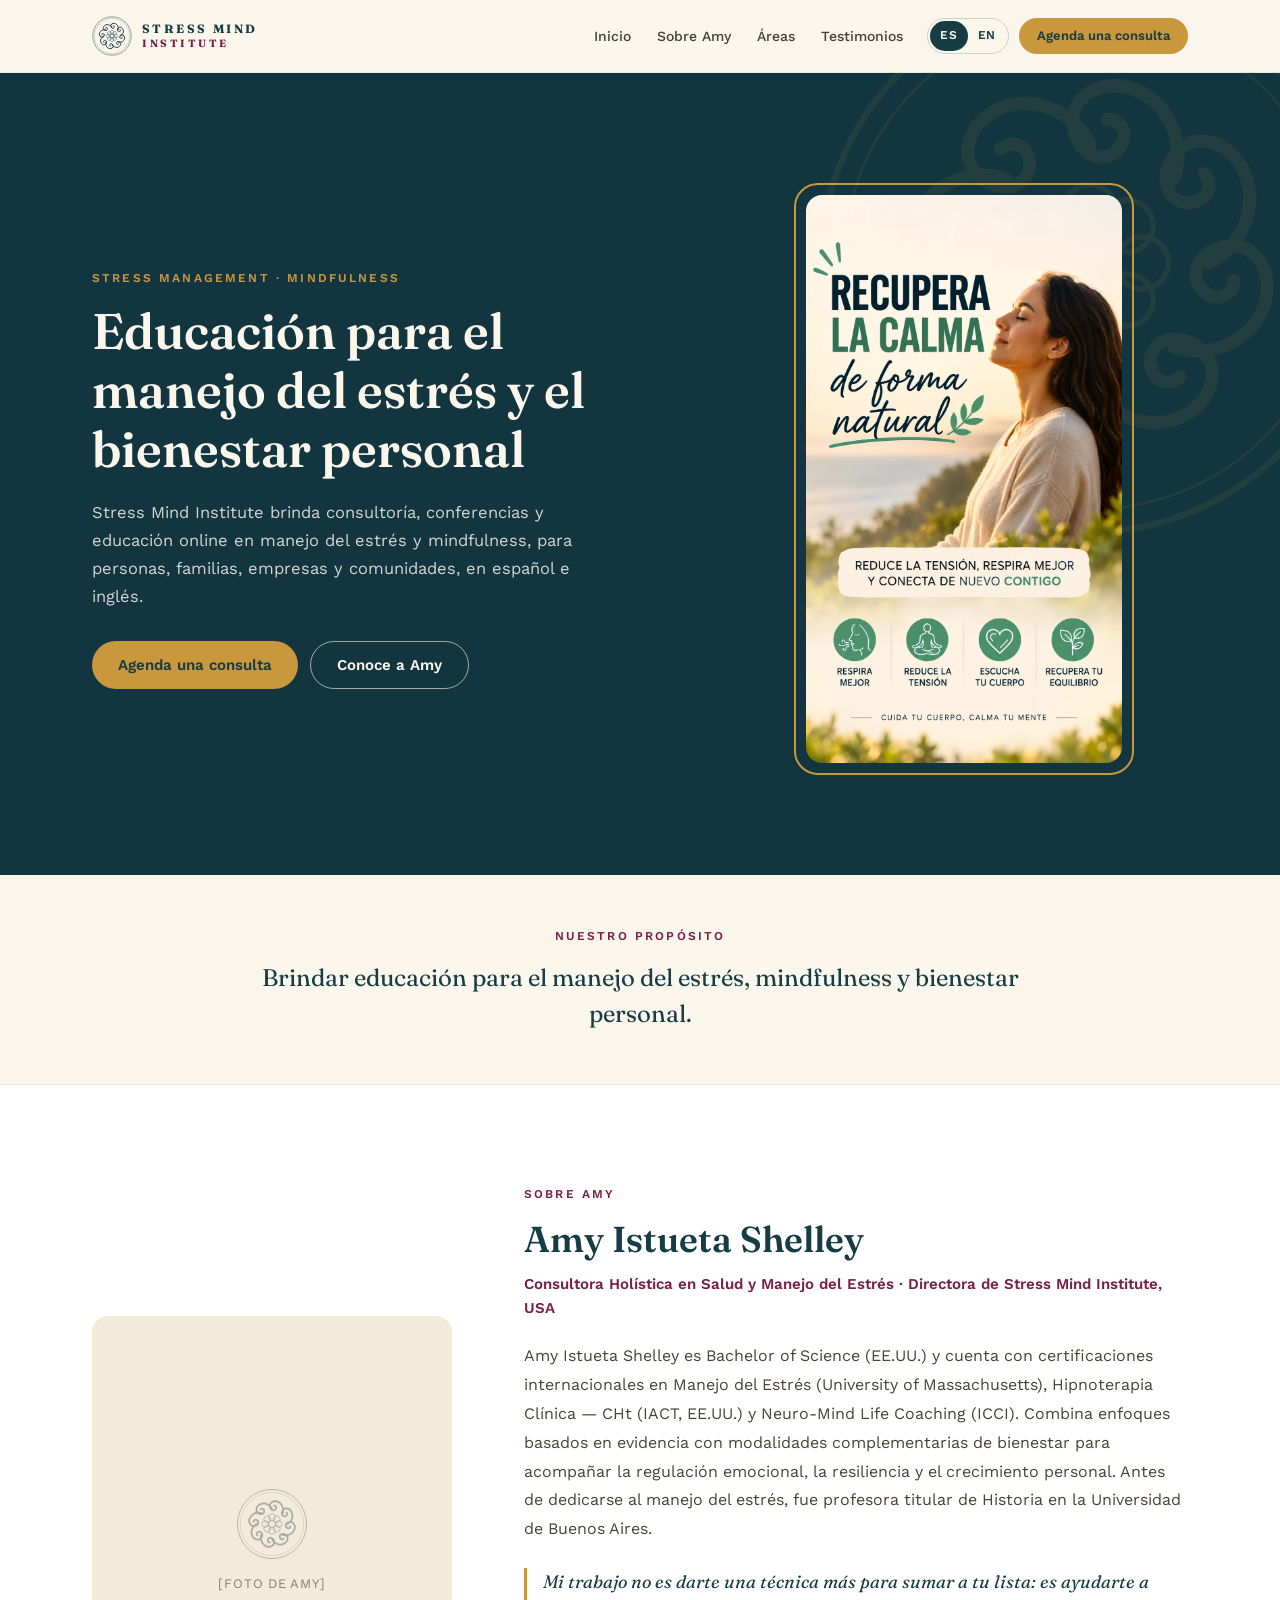
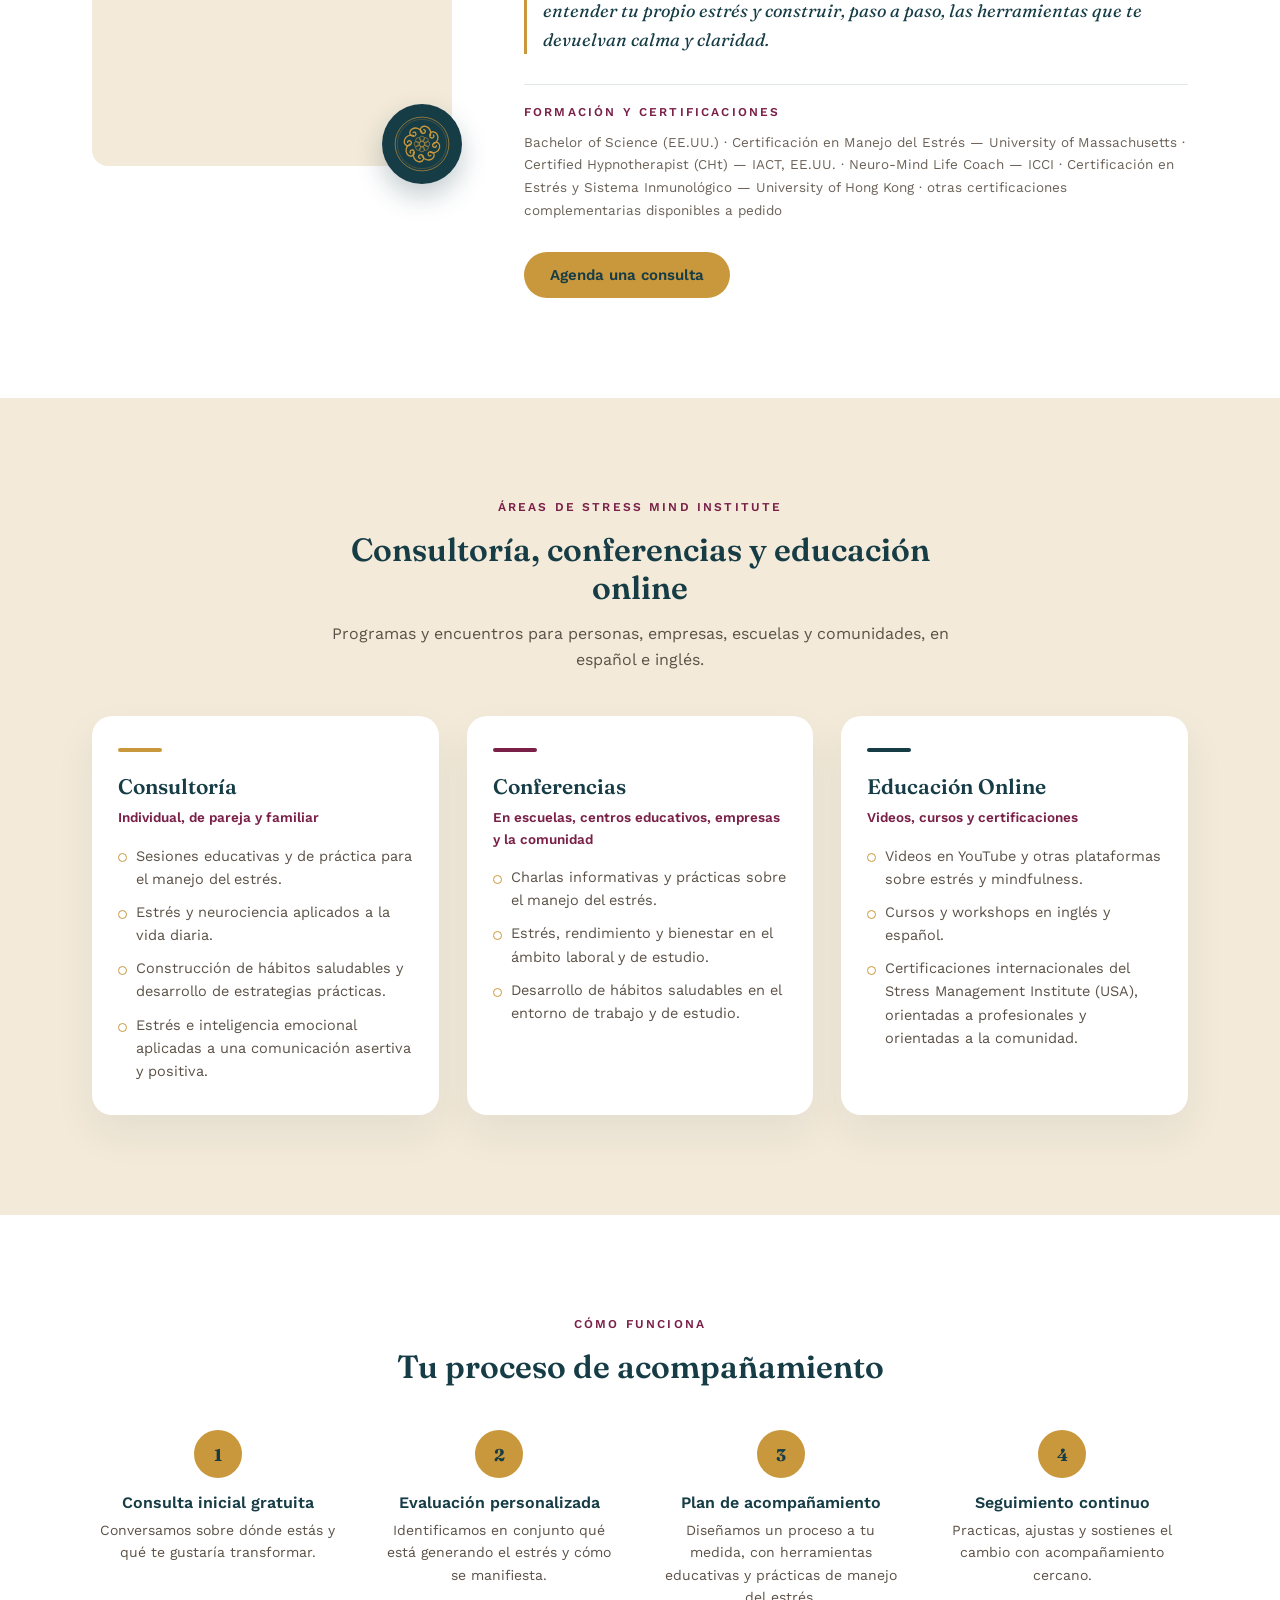
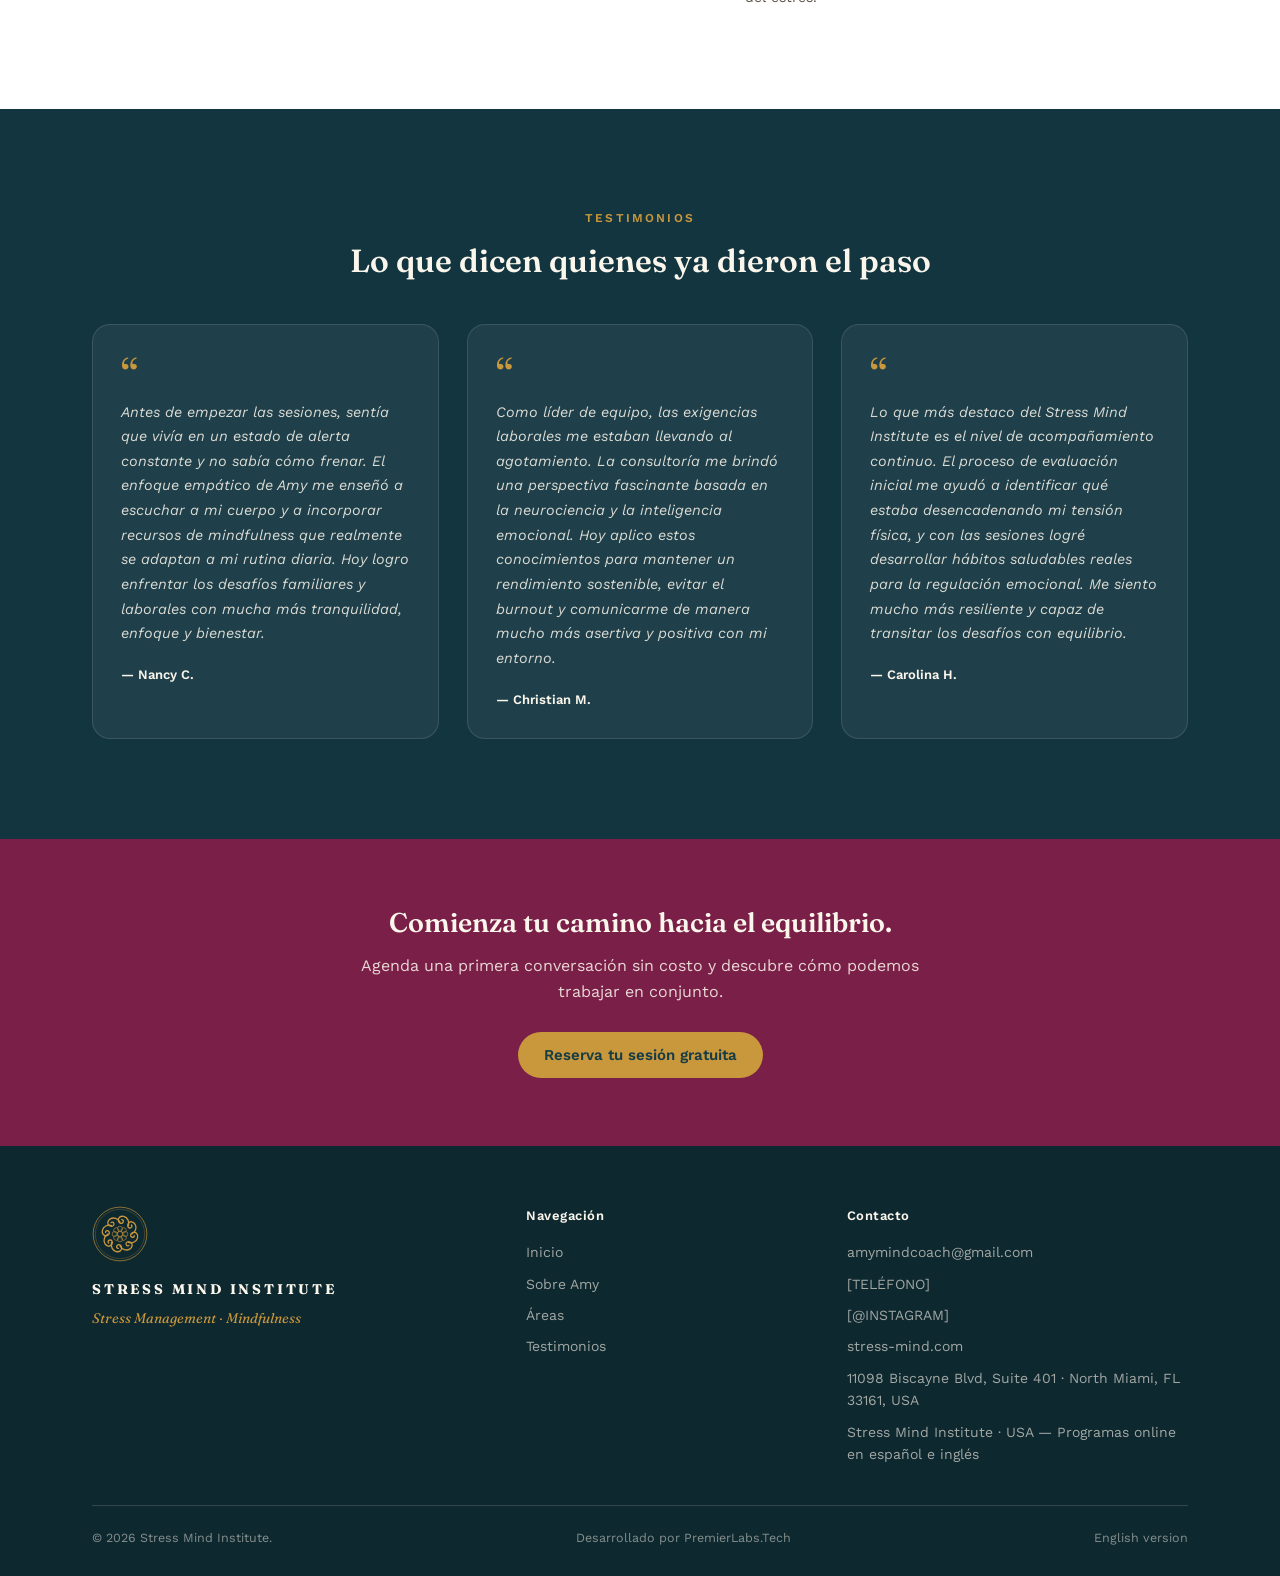
<file: stress-management-institute/index.html>
<!doctype html>
<html lang="es">
<head>
<meta charset="utf-8">
<meta name="viewport" content="width=device-width, initial-scale=1">
<title>Stress Mind Institute</title>
<meta http-equiv="refresh" content="0; url=es/">
<link rel="canonical" href="es/">
<link rel="alternate" hreflang="es" href="es/">
<link rel="alternate" hreflang="en" href="en/">
<script>location.replace('es/' + location.hash);</script>
<style>body{margin:0;min-height:100vh;display:flex;align-items:center;justify-content:center;background:#FBF6EC;color:#163C46;font-family:Georgia,serif}a{color:#7A2048;margin:0 8px}</style>
</head>
<body>
<p>Stress Mind Institute — <a href="es/">Español</a> · <a href="en/">English</a></p>
</body>
</html>
</file>
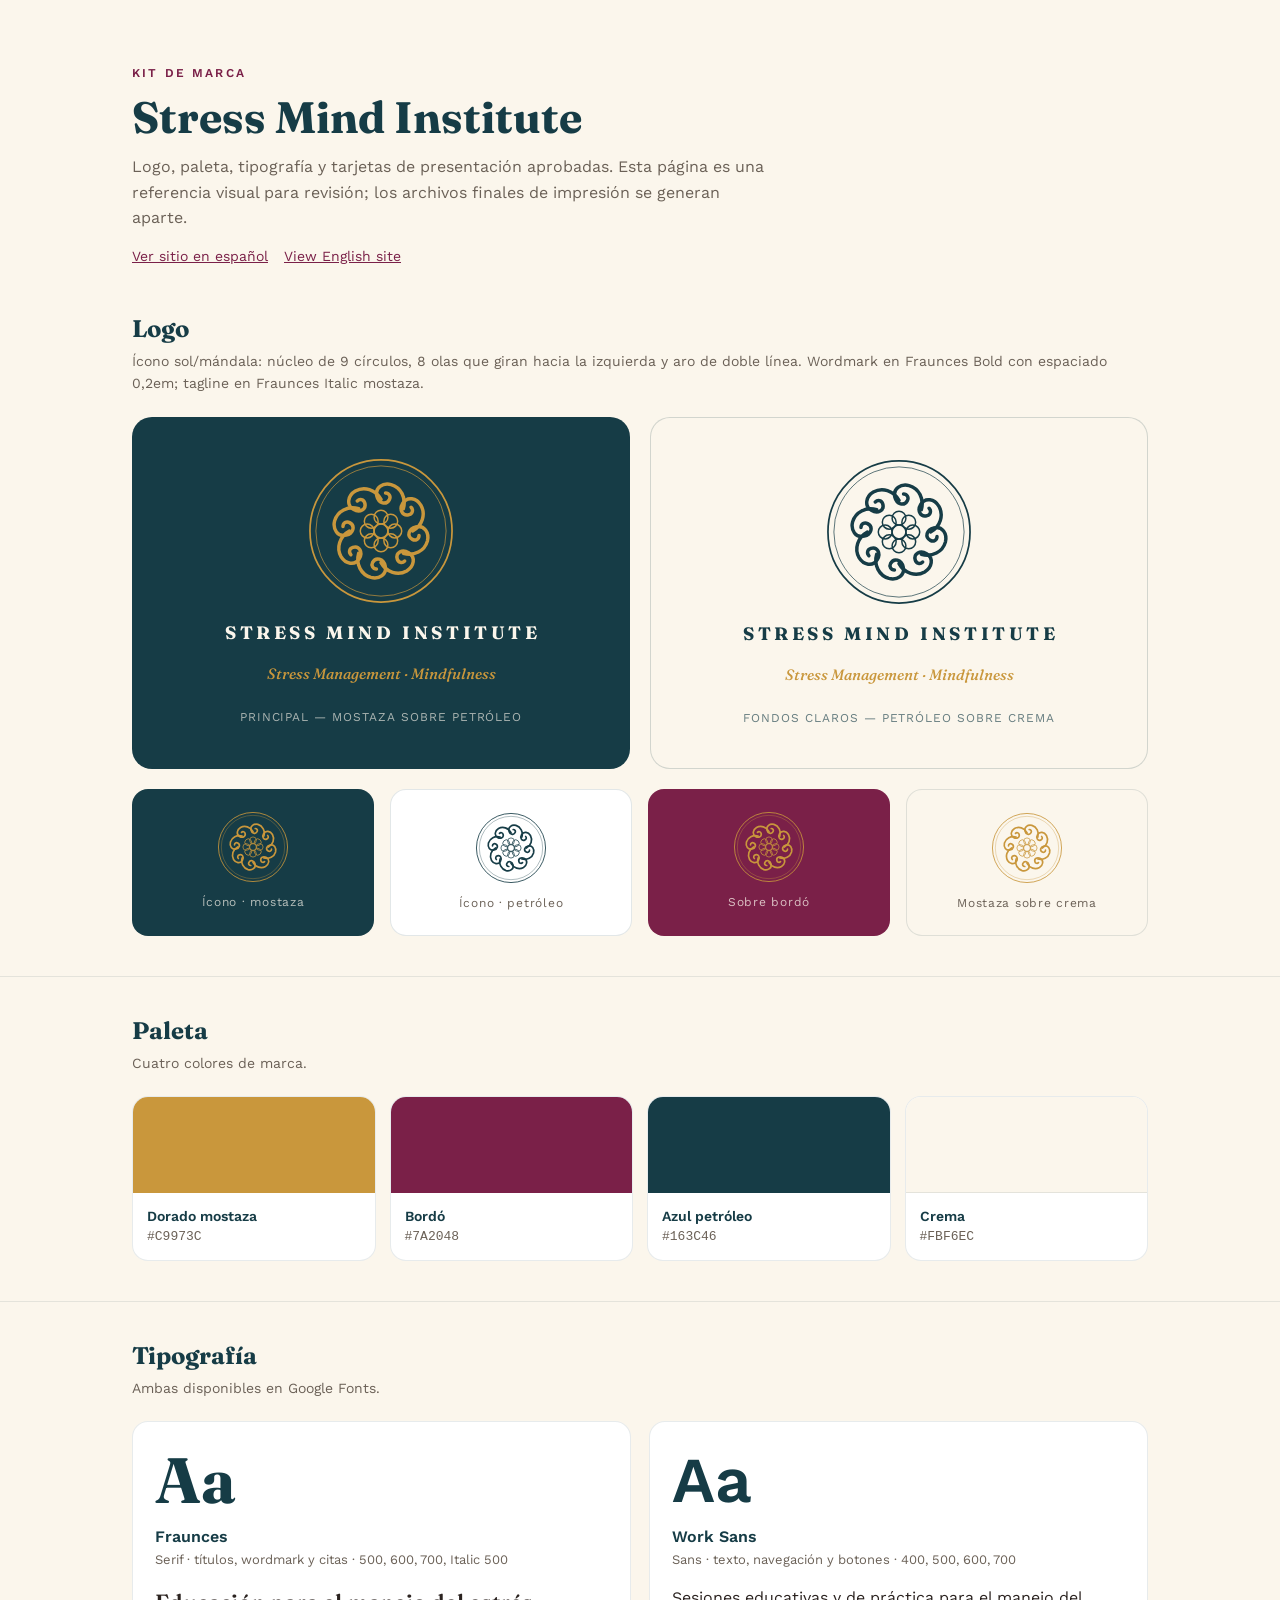
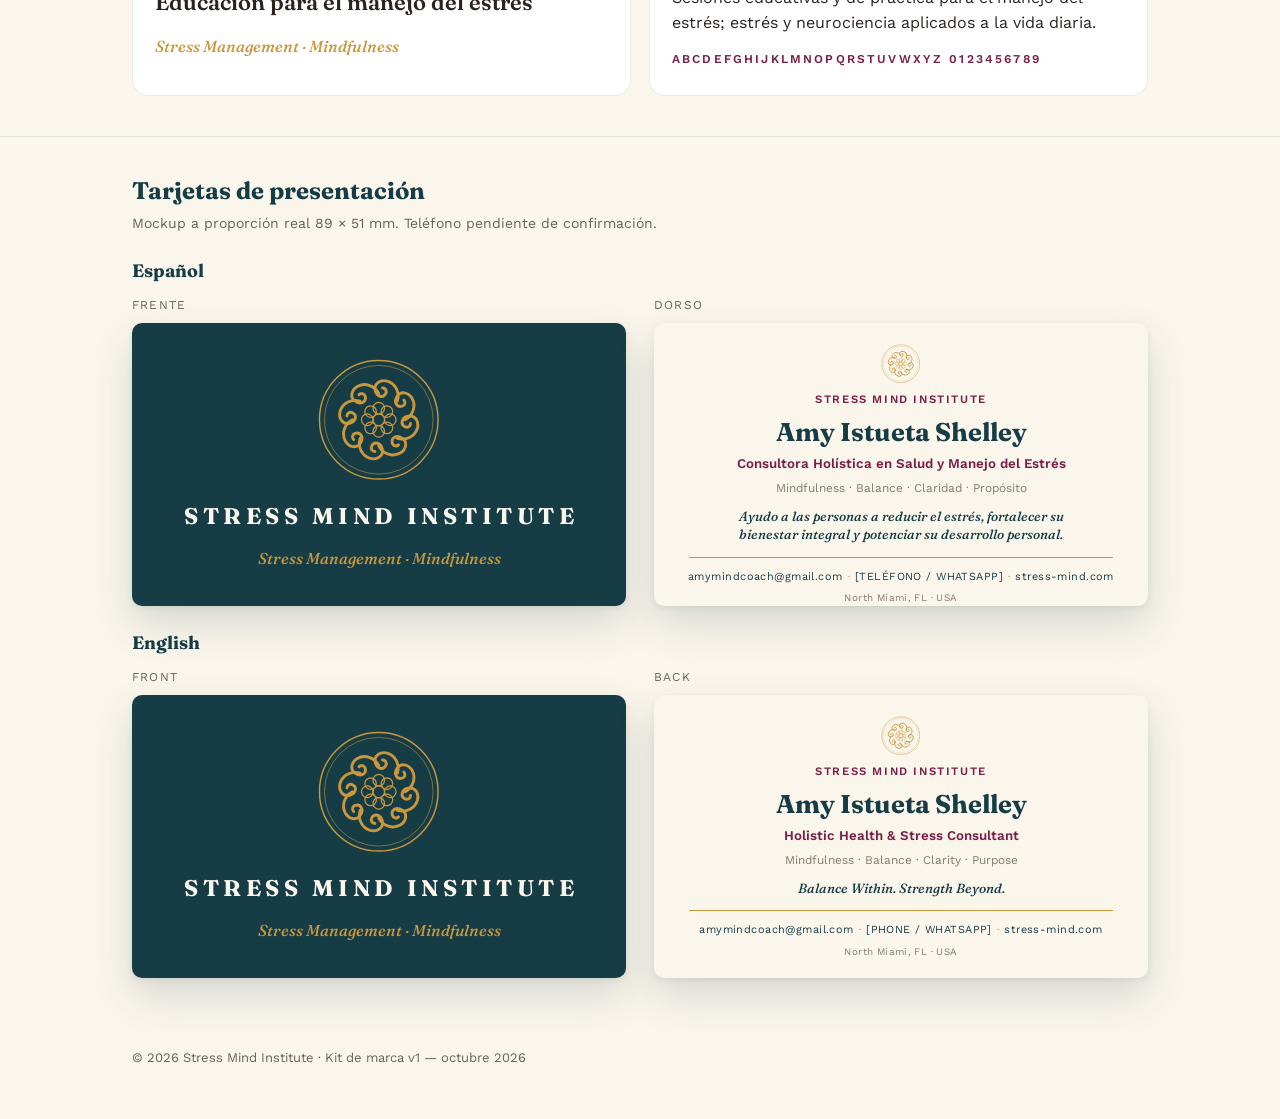
<file: stress-management-institute/brand/index.html>
<!doctype html>
<html lang="es">
<head>
<meta charset="utf-8">
<meta name="viewport" content="width=device-width, initial-scale=1">
<title>Kit de marca — Stress Mind Institute</title>
<meta name="robots" content="noindex">
<link rel="preconnect" href="https://fonts.googleapis.com">
<link rel="preconnect" href="https://fonts.gstatic.com" crossorigin>
<link href="https://fonts.googleapis.com/css2?family=Fraunces:ital,wght@0,500;0,600;0,700;1,500&family=Work+Sans:wght@400;500;600;700&display=swap" rel="stylesheet">
<style>
:root{--mostaza:#C9973C;--bordo:#7A2048;--petroleo:#163C46;--crema:#FBF6EC;--ink:#2B2320;--muted:#6b6157;--serif:'Fraunces',Georgia,serif;--sans:'Work Sans',system-ui,sans-serif}
*{box-sizing:border-box}
body{margin:0;background:var(--crema);color:var(--ink);font-family:var(--sans);line-height:1.6;overflow-x:hidden;-webkit-font-smoothing:antialiased}
h1,h2,h3{font-family:var(--serif);margin:0;line-height:1.2;color:var(--petroleo)}
p{margin:0}
a{color:var(--bordo)}
svg{display:block}
.wrap{max-width:1080px;margin:0 auto;padding:0 16px}
header.top{padding:40px 0 8px}
.eyebrow{font-size:12px;letter-spacing:.18em;font-weight:600;color:var(--bordo);text-transform:uppercase;margin-bottom:8px}
header.top h1{font-size:34px;font-weight:700}
header.top p{color:var(--muted);margin-top:10px;max-width:640px}
.links{margin-top:14px;font-size:14px;display:flex;gap:16px;flex-wrap:wrap}
section{padding:40px 0;border-bottom:1px solid rgba(22,60,70,.1)}
section:last-of-type{border-bottom:0}
section > .wrap > h2{font-size:24px;margin-bottom:6px}
.note{font-size:14px;color:var(--muted);margin-bottom:22px}

/* Logo */
.lockups{display:grid;gap:20px}
.lockup{border-radius:20px;padding:40px 20px;display:flex;flex-direction:column;align-items:center;text-align:center;gap:14px}
.lockup .icon{width:148px;height:148px}
.lockup .word{font-family:var(--serif);font-weight:700;letter-spacing:.2em;font-size:18px;text-transform:uppercase;margin-right:-.2em}
.lockup .tag{font-family:var(--serif);font-style:italic;font-weight:500;color:var(--mostaza);font-size:15px}
.lockup .cap{font-size:12px;letter-spacing:.08em;opacity:.65;margin-top:8px}
.lk-dark{background:var(--petroleo);color:var(--crema)}
.lk-dark .icon{color:var(--mostaza)}
.lk-light{background:var(--crema);border:1px solid rgba(22,60,70,.18);color:var(--petroleo)}
.lk-light .icon{color:var(--petroleo)}
.icons{display:grid;grid-template-columns:repeat(2,minmax(0,1fr));gap:16px;margin-top:20px}
.icons > div{border-radius:16px;padding:22px;display:flex;flex-direction:column;align-items:center;gap:10px;font-size:12px;letter-spacing:.06em}
.icons svg{width:72px;height:72px}

/* Paleta */
.palette{display:grid;grid-template-columns:repeat(2,minmax(0,1fr));gap:14px}
.sw{background:#fff;border-radius:16px;overflow:hidden;border:1px solid rgba(22,60,70,.1)}
.sw .chip{height:96px}
.sw .meta{padding:12px 14px}
.sw .name{font-weight:600;color:var(--petroleo);font-size:14px}
.sw .hex{font-family:ui-monospace,Consolas,monospace;font-size:13px;color:var(--muted)}

/* Tipografía */
.type{display:grid;gap:18px}
.spec{background:#fff;border-radius:16px;padding:26px 22px;border:1px solid rgba(22,60,70,.1)}
.spec .big{font-size:64px;line-height:1;color:var(--petroleo)}
.spec .fam{font-weight:600;color:var(--petroleo);margin-top:12px}
.spec .use{font-size:13px;color:var(--muted)}
.spec .sample{margin-top:14px;color:var(--ink);overflow-wrap:anywhere}

/* Tarjetas 89 x 51 mm */
.cards-lang{margin-top:8px}
.cards-lang h3{font-size:18px;margin:26px 0 14px}
.cards{display:grid;gap:18px}
.face-label{font-size:12px;letter-spacing:.1em;text-transform:uppercase;color:var(--muted);margin-bottom:8px}
.bcard{aspect-ratio:89/51;width:100%;border-radius:10px;container-type:inline-size;box-shadow:0 18px 40px rgba(22,60,70,.16),0 2px 6px rgba(22,60,70,.08);overflow:hidden;position:relative}
.bcard-in{position:absolute;inset:0;display:flex;flex-direction:column;align-items:center;text-align:center}
.front{background:var(--petroleo)}
.front .bcard-in{justify-content:center;gap:2.2cqw}
.front .icon{width:25cqw;height:25cqw;color:var(--mostaza)}
.front .word{font-family:var(--serif);font-weight:700;color:var(--crema);font-size:4.6cqw;letter-spacing:.2em;margin-right:-.2em;margin-top:1.2cqw;white-space:nowrap}
.front .tag{font-family:var(--serif);font-style:italic;font-weight:500;color:var(--mostaza);font-size:3.2cqw}
.back{background:var(--crema)}
.back .bcard-in{padding:4.2cqw 7cqw 3.8cqw;justify-content:flex-start}
.back .icon{width:8cqw;height:8cqw;color:var(--mostaza);flex-shrink:0}
.back .org{font-family:var(--sans);font-weight:600;color:var(--bordo);font-size:2.3cqw;letter-spacing:.14em;margin-top:1.4cqw}
.back .name{font-family:var(--serif);font-weight:700;color:var(--petroleo);font-size:5.2cqw;line-height:1.1;margin-top:2cqw}
.back .name .ph{background:rgba(201,151,60,.2);border-radius:.6cqw;padding:0 .6cqw}
.back .role{font-weight:600;color:var(--bordo);font-size:2.7cqw;margin-top:1.4cqw}
.back .tagline{color:#857a6e;font-size:2.4cqw;margin-top:.8cqw}
.back .quote{font-family:var(--serif);font-style:italic;font-weight:500;color:var(--petroleo);font-size:2.7cqw;line-height:1.4;margin:1.8cqw 0 2.6cqw;max-width:78cqw}
.back .rule{width:100%;height:.35cqw;min-height:1px;background:var(--mostaza);border-radius:1cqw;margin-top:auto}
.back .contact{color:var(--petroleo);font-size:2.2cqw;letter-spacing:.04em;margin-top:2cqw;white-space:nowrap}
.back .contact span{margin:0 1cqw;color:var(--mostaza)}
.back .location{color:#857a6e;font-size:2cqw;letter-spacing:.04em;margin-top:1cqw}

footer{padding:30px 0 50px;font-size:13px;color:var(--muted)}

@media (min-width:720px){
  .wrap{padding:0 32px}
  header.top{padding-top:64px}
  header.top h1{font-size:44px}
  .lockups{grid-template-columns:1fr 1fr}
  .icons{grid-template-columns:repeat(4,minmax(0,1fr))}
  .palette{grid-template-columns:repeat(4,minmax(0,1fr))}
  .type{grid-template-columns:1fr 1fr}
  .cards{grid-template-columns:1fr 1fr;gap:28px}
}
</style>
</head>
<body>
<svg width="0" height="0" style="position:absolute" aria-hidden="true">
  <defs>
    <path id="ray" d="M150,86 C139,66 116,59 98,69 C83,78 79,97 94,106 C107,114 121,106 117,93 C115,86 107,84 102,89" fill="none" stroke-linecap="round" stroke-linejoin="round"/>
    <circle id="core" cx="150" cy="122" r="14"/>
    <symbol id="smi-logo" viewBox="0 0 300 300">
      <g stroke="currentColor">
        <circle cx="150" cy="150" r="144" fill="none" stroke-width="3.5"/>
        <circle cx="150" cy="150" r="132" fill="none" stroke-width="1.4"/>
        <g fill="none" stroke-width="7">
          <use href="#ray" transform="rotate(0 150 150)"/>
          <use href="#ray" transform="rotate(45 150 150)"/>
          <use href="#ray" transform="rotate(90 150 150)"/>
          <use href="#ray" transform="rotate(135 150 150)"/>
          <use href="#ray" transform="rotate(180 150 150)"/>
          <use href="#ray" transform="rotate(225 150 150)"/>
          <use href="#ray" transform="rotate(270 150 150)"/>
          <use href="#ray" transform="rotate(315 150 150)"/>
        </g>
        <g fill="none" stroke-width="3">
          <circle cx="150" cy="150" r="14"/>
          <use href="#core" transform="rotate(0 150 150)"/>
          <use href="#core" transform="rotate(45 150 150)"/>
          <use href="#core" transform="rotate(90 150 150)"/>
          <use href="#core" transform="rotate(135 150 150)"/>
          <use href="#core" transform="rotate(180 150 150)"/>
          <use href="#core" transform="rotate(225 150 150)"/>
          <use href="#core" transform="rotate(270 150 150)"/>
          <use href="#core" transform="rotate(315 150 150)"/>
        </g>
      </g>
    </symbol>
  </defs>
</svg>

<header class="top">
  <div class="wrap">
    <div class="eyebrow">Kit de marca</div>
    <h1>Stress Mind Institute</h1>
    <p>Logo, paleta, tipografía y tarjetas de presentación aprobadas. Esta página es una referencia visual para revisión; los archivos finales de impresión se generan aparte.</p>
    <div class="links"><a href="../es/">Ver sitio en español</a><a href="../en/">View English site</a></div>
  </div>
</header>

<main>
  <section>
    <div class="wrap">
      <h2>Logo</h2>
      <p class="note">Ícono sol/mándala: núcleo de 9 círculos, 8 olas que giran hacia la izquierda y aro de doble línea. Wordmark en Fraunces Bold con espaciado 0,2em; tagline en Fraunces Italic mostaza.</p>
      <div class="lockups">
        <div class="lockup lk-dark">
          <svg class="icon" viewBox="0 0 300 300" role="img" aria-label="Logo Stress Mind Institute, mostaza sobre petróleo"><use href="#smi-logo"/></svg>
          <div class="word">Stress Mind Institute</div>
          <div class="tag">Stress Management · Mindfulness</div>
          <div class="cap">PRINCIPAL — MOSTAZA SOBRE PETRÓLEO</div>
        </div>
        <div class="lockup lk-light">
          <svg class="icon" viewBox="0 0 300 300" role="img" aria-label="Logo Stress Mind Institute, petróleo sobre crema"><use href="#smi-logo"/></svg>
          <div class="word">Stress Mind Institute</div>
          <div class="tag">Stress Management · Mindfulness</div>
          <div class="cap">FONDOS CLAROS — PETRÓLEO SOBRE CREMA</div>
        </div>
      </div>
      <div class="icons">
        <div style="background:var(--petroleo);color:rgba(251,246,236,.7)"><svg viewBox="0 0 300 300" style="color:var(--mostaza)" aria-hidden="true"><use href="#smi-logo"/></svg>Ícono · mostaza</div>
        <div style="background:#fff;border:1px solid rgba(22,60,70,.12);color:var(--muted)"><svg viewBox="0 0 300 300" style="color:var(--petroleo)" aria-hidden="true"><use href="#smi-logo"/></svg>Ícono · petróleo</div>
        <div style="background:var(--bordo);color:rgba(251,246,236,.75)"><svg viewBox="0 0 300 300" style="color:var(--mostaza)" aria-hidden="true"><use href="#smi-logo"/></svg>Sobre bordó</div>
        <div style="background:var(--crema);border:1px solid rgba(22,60,70,.12);color:var(--muted)"><svg viewBox="0 0 300 300" style="color:var(--mostaza)" aria-hidden="true"><use href="#smi-logo"/></svg>Mostaza sobre crema</div>
      </div>
    </div>
  </section>

  <section>
    <div class="wrap">
      <h2>Paleta</h2>
      <p class="note">Cuatro colores de marca.</p>
      <div class="palette">
        <div class="sw"><div class="chip" style="background:#C9973C"></div><div class="meta"><div class="name">Dorado mostaza</div><div class="hex">#C9973C</div></div></div>
        <div class="sw"><div class="chip" style="background:#7A2048"></div><div class="meta"><div class="name">Bordó</div><div class="hex">#7A2048</div></div></div>
        <div class="sw"><div class="chip" style="background:#163C46"></div><div class="meta"><div class="name">Azul petróleo</div><div class="hex">#163C46</div></div></div>
        <div class="sw"><div class="chip" style="background:#FBF6EC;border-bottom:1px solid rgba(22,60,70,.1)"></div><div class="meta"><div class="name">Crema</div><div class="hex">#FBF6EC</div></div></div>
      </div>
    </div>
  </section>

  <section>
    <div class="wrap">
      <h2>Tipografía</h2>
      <p class="note">Ambas disponibles en Google Fonts.</p>
      <div class="type">
        <div class="spec">
          <div class="big" style="font-family:var(--serif);font-weight:700">Aa</div>
          <div class="fam">Fraunces</div>
          <div class="use">Serif · títulos, wordmark y citas · 500, 600, 700, Italic 500</div>
          <div class="sample" style="font-family:var(--serif);font-size:22px;font-weight:600">Educación para el manejo del estrés</div>
          <div class="sample" style="font-family:var(--serif);font-style:italic;font-weight:500;color:var(--mostaza)">Stress Management · Mindfulness</div>
        </div>
        <div class="spec">
          <div class="big" style="font-family:var(--sans);font-weight:600">Aa</div>
          <div class="fam">Work Sans</div>
          <div class="use">Sans · texto, navegación y botones · 400, 500, 600, 700</div>
          <div class="sample" style="font-family:var(--sans)">Sesiones educativas y de práctica para el manejo del estrés; estrés y neurociencia aplicados a la vida diaria.</div>
          <div class="sample" style="font-family:var(--sans);font-size:12px;letter-spacing:.18em;font-weight:600;color:var(--bordo)">ABCDEFGHIJKLMNOPQRSTUVWXYZ 0123456789</div>
        </div>
      </div>
    </div>
  </section>

  <section>
    <div class="wrap">
      <h2>Tarjetas de presentación</h2>
      <p class="note">Mockup a proporción real 89 × 51 mm. Teléfono pendiente de confirmación.</p>

      <div class="cards-lang">
        <h3>Español</h3>
        <div class="cards">
          <div>
            <div class="face-label">Frente</div>
            <div class="bcard front"><div class="bcard-in">
              <svg class="icon" viewBox="0 0 300 300" aria-hidden="true"><use href="#smi-logo"/></svg>
              <div class="word">STRESS MIND INSTITUTE</div>
              <div class="tag">Stress Management · Mindfulness</div>
            </div></div>
          </div>
          <div>
            <div class="face-label">Dorso</div>
            <div class="bcard back"><div class="bcard-in">
              <svg class="icon" viewBox="0 0 300 300" aria-hidden="true"><use href="#smi-logo"/></svg>
              <div class="org">STRESS MIND INSTITUTE</div>
              <div class="name">Amy Istueta Shelley</div>
              <div class="role">Consultora Holística en Salud y Manejo del Estrés</div>
              <div class="tagline">Mindfulness · Balance · Claridad · Propósito</div>
              <div class="quote">Ayudo a las personas a reducir el estrés, fortalecer su bienestar integral y potenciar su desarrollo personal.</div>
              <div class="rule"></div>
              <div class="contact">amymindcoach@gmail.com<span>·</span>[TELÉFONO / WHATSAPP]<span>·</span>stress-mind.com</div>
              <div class="location">North Miami, FL · USA</div>
            </div></div>
          </div>
        </div>
      </div>

      <div class="cards-lang">
        <h3>English</h3>
        <div class="cards">
          <div>
            <div class="face-label">Front</div>
            <div class="bcard front"><div class="bcard-in">
              <svg class="icon" viewBox="0 0 300 300" aria-hidden="true"><use href="#smi-logo"/></svg>
              <div class="word">STRESS MIND INSTITUTE</div>
              <div class="tag">Stress Management · Mindfulness</div>
            </div></div>
          </div>
          <div>
            <div class="face-label">Back</div>
            <div class="bcard back" lang="en"><div class="bcard-in">
              <svg class="icon" viewBox="0 0 300 300" aria-hidden="true"><use href="#smi-logo"/></svg>
              <div class="org">STRESS MIND INSTITUTE</div>
              <div class="name">Amy Istueta Shelley</div>
              <div class="role">Holistic Health &amp; Stress Consultant</div>
              <div class="tagline">Mindfulness · Balance · Clarity · Purpose</div>
              <div class="quote">Balance Within. Strength Beyond.</div>
              <div class="rule"></div>
              <div class="contact">amymindcoach@gmail.com<span>·</span>[PHONE / WHATSAPP]<span>·</span>stress-mind.com</div>
              <div class="location">North Miami, FL · USA</div>
            </div></div>
          </div>
        </div>
      </div>
    </div>
  </section>
</main>

<footer><div class="wrap">© 2026 Stress Mind Institute · Kit de marca v1 — octubre 2026</div></footer>
</body>
</html>
</file>
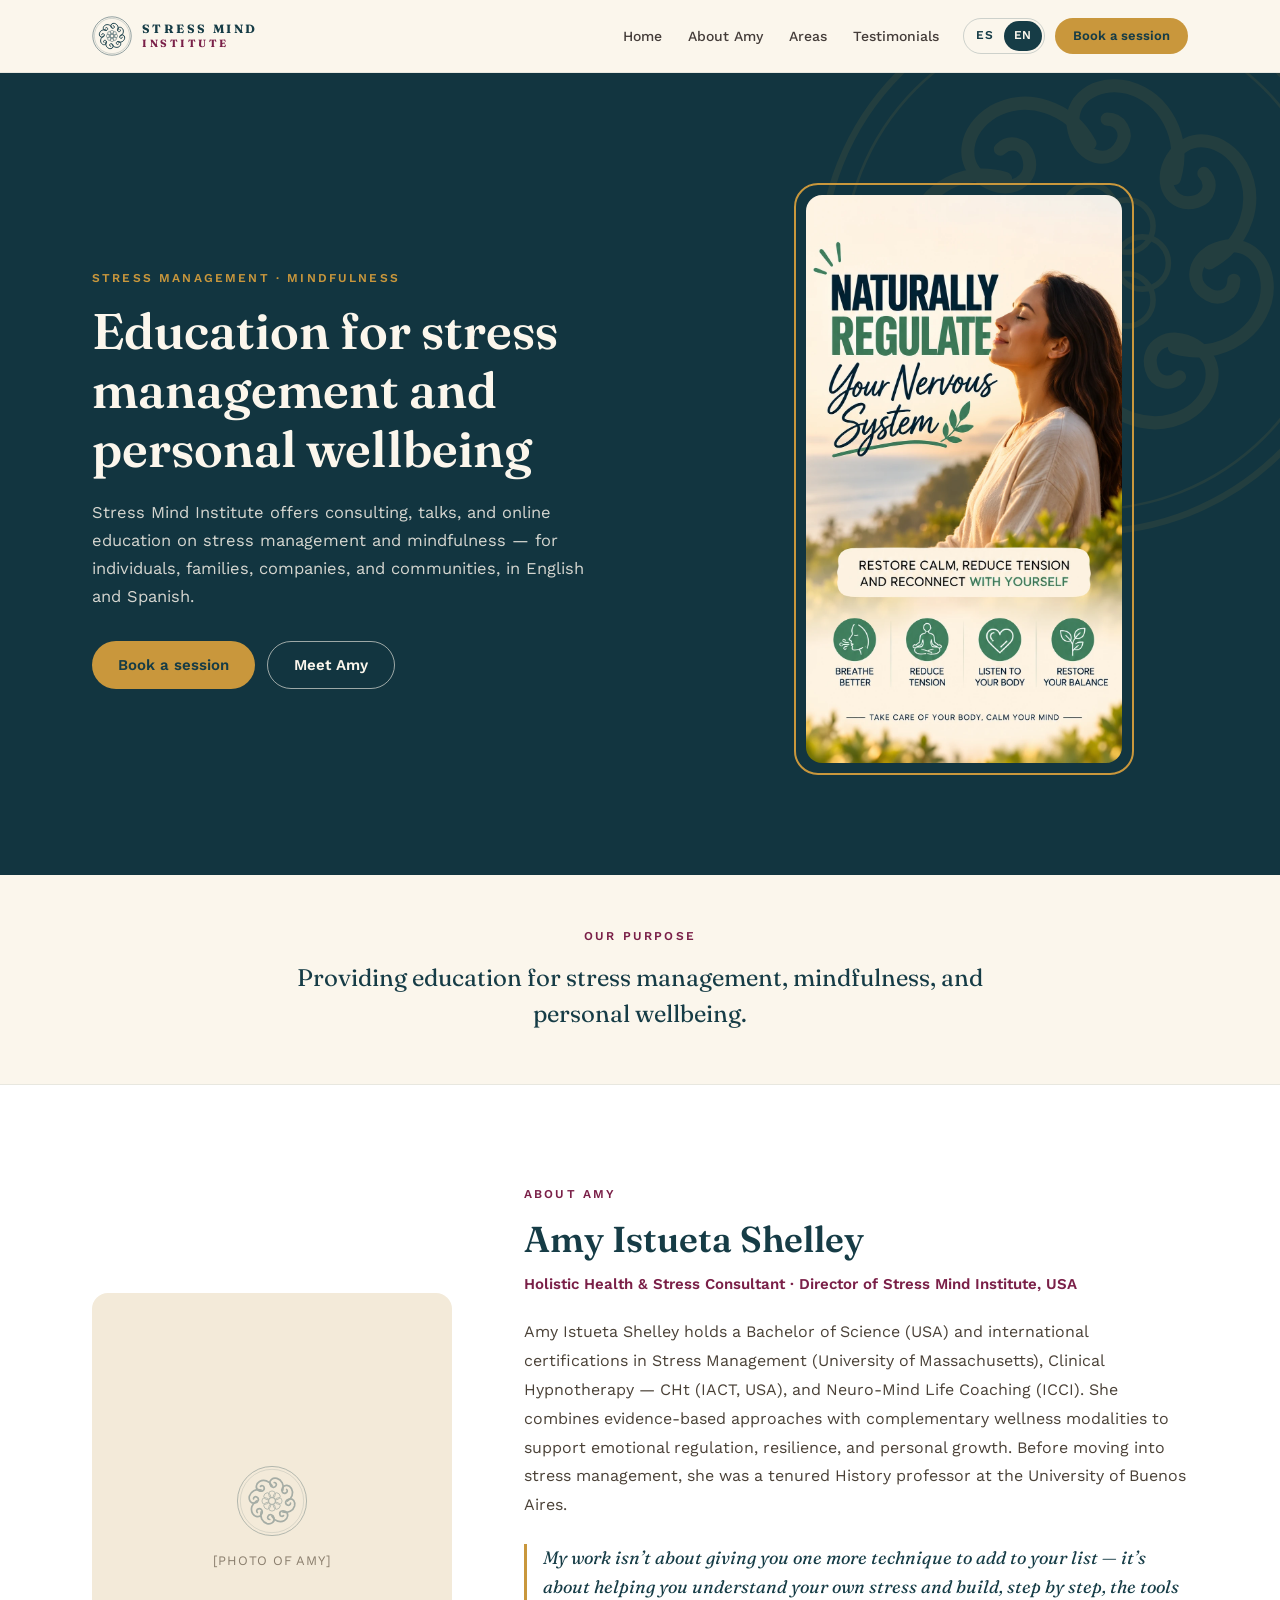
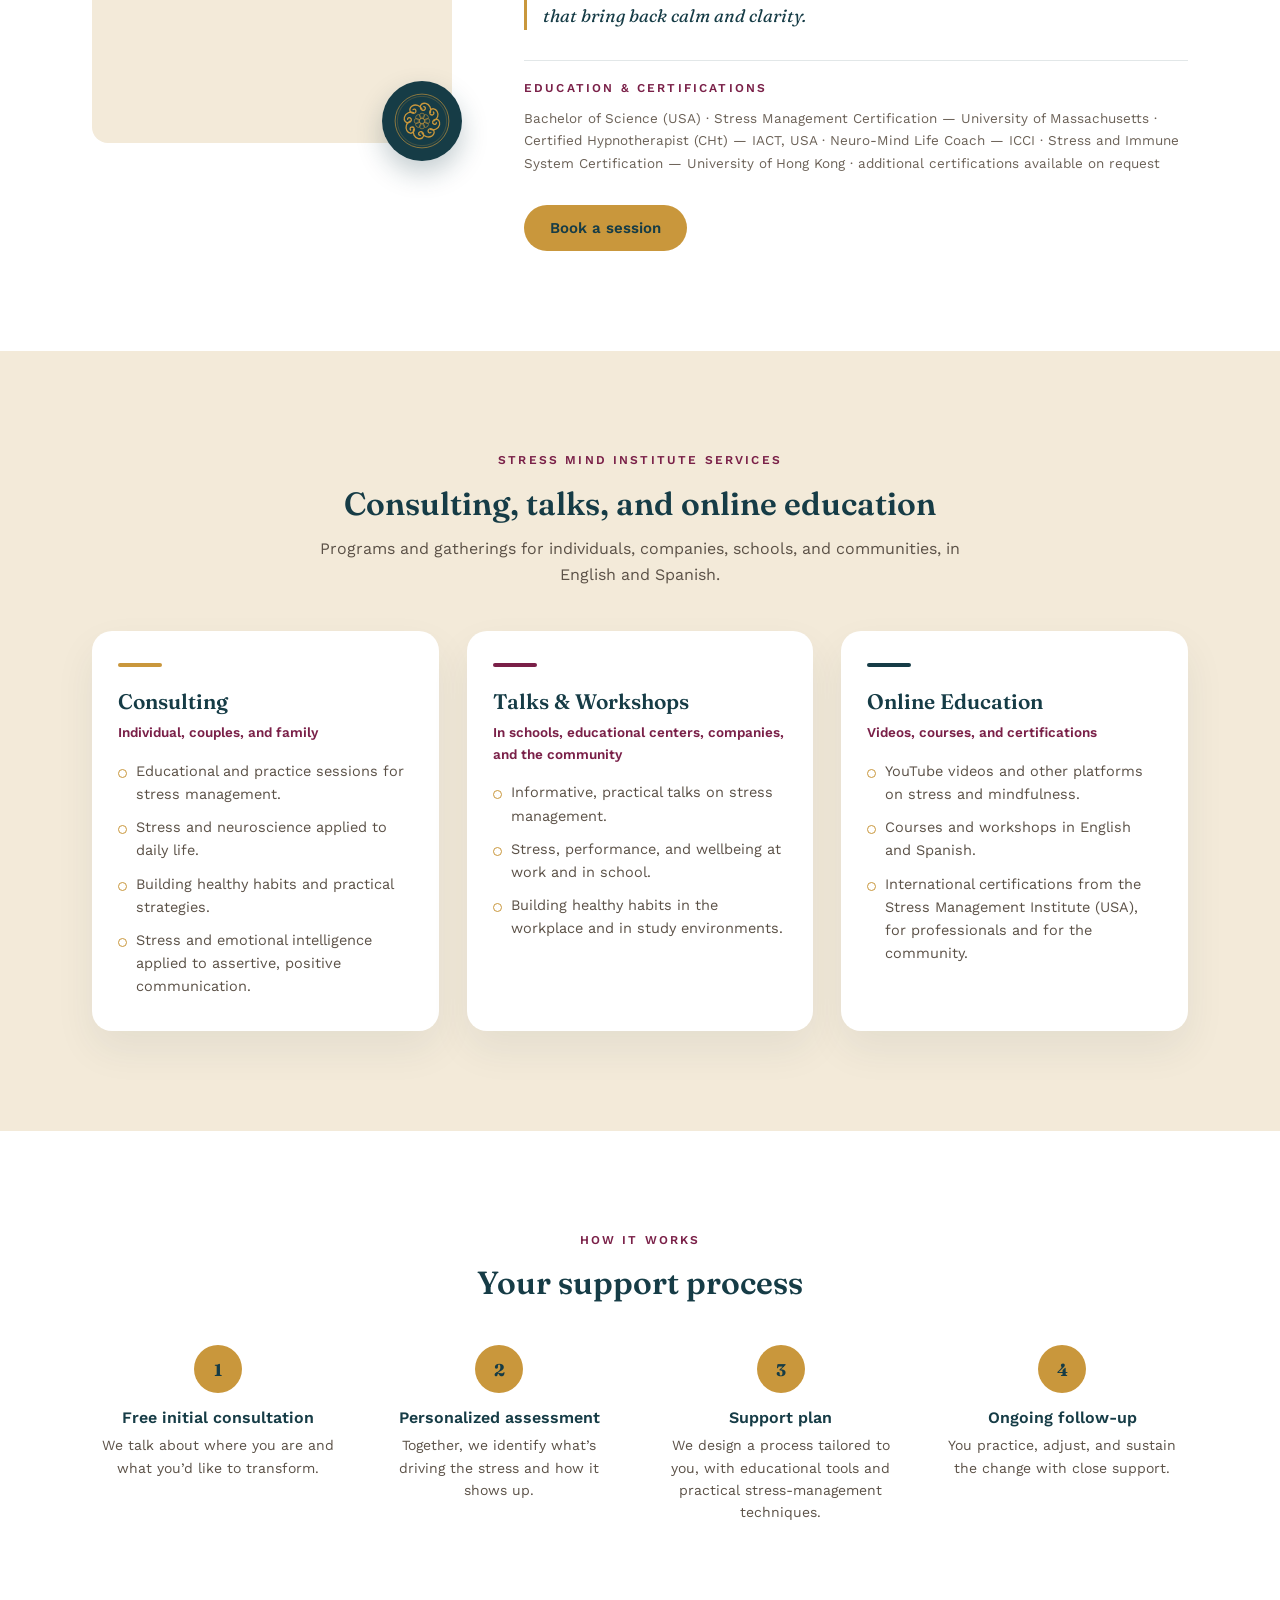
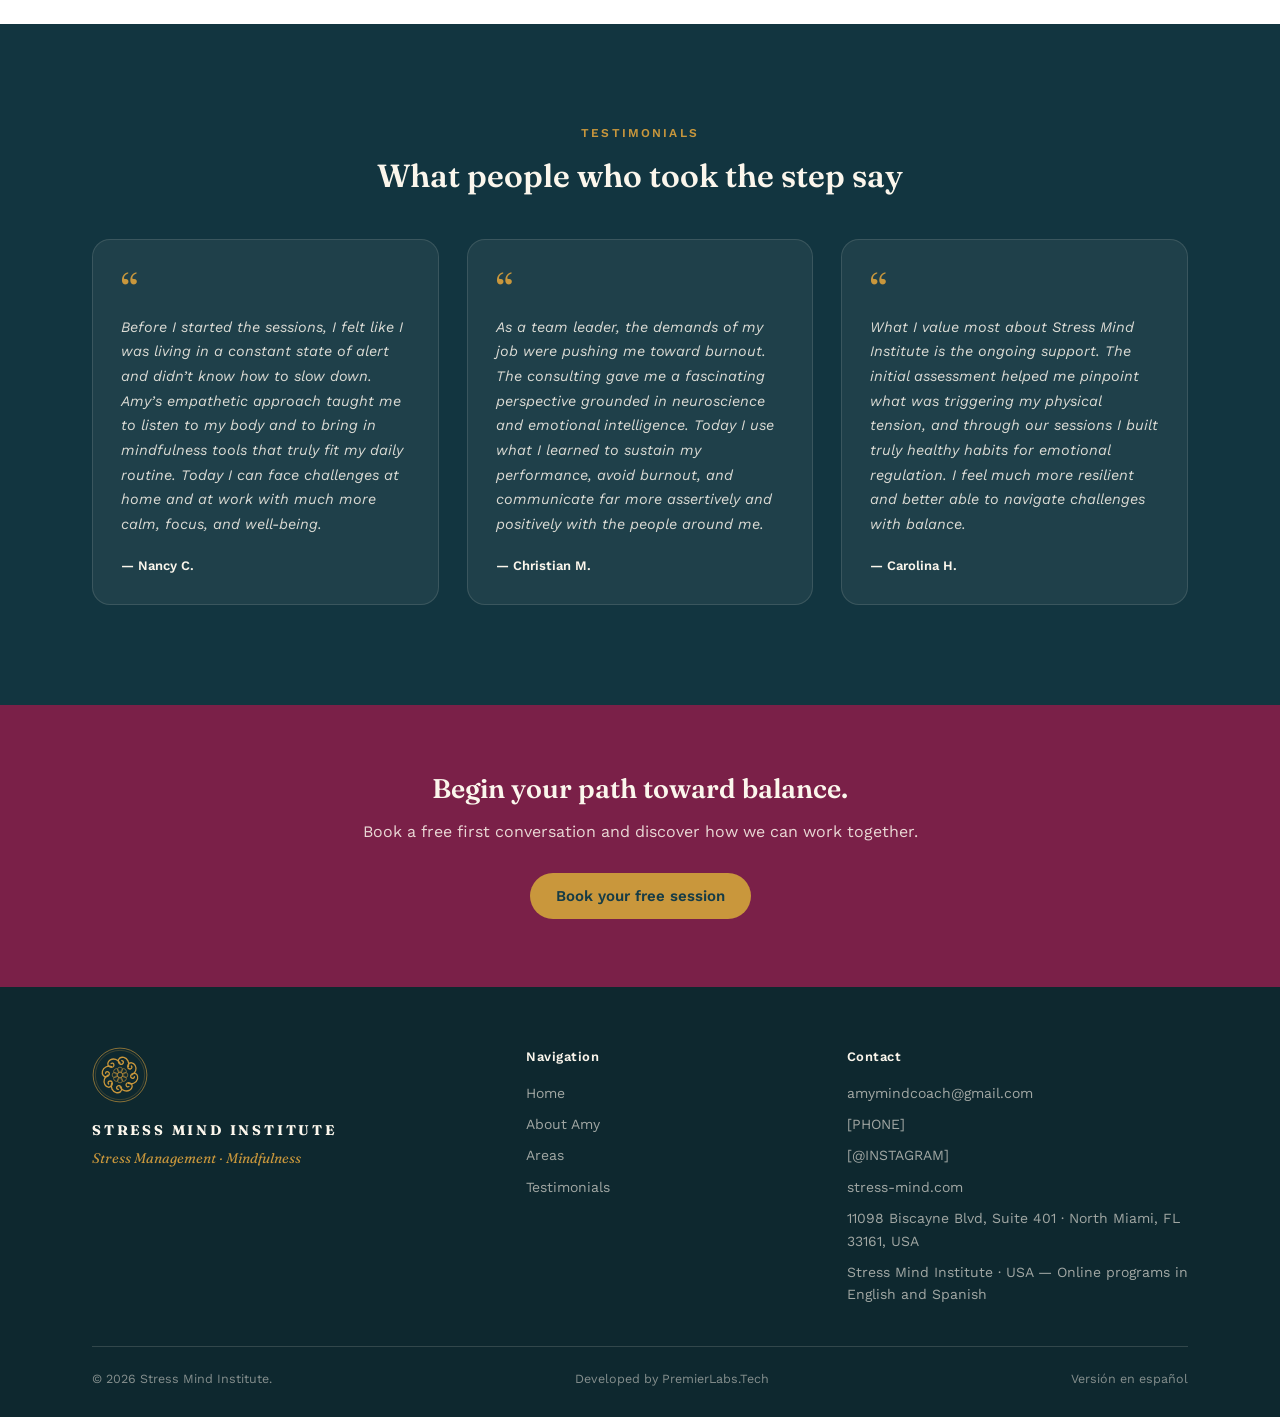
<file: stress-management-institute/en/index.html>
<!doctype html>
<html lang="en">
<head>
<meta charset="utf-8">
<meta name="viewport" content="width=device-width, initial-scale=1">
<title>Stress Mind Institute — Stress Management &amp; Mindfulness Education</title>
<meta name="description" content="Stress Mind Institute offers consulting, talks, and online education on stress management and mindfulness, in English and Spanish.">
<meta name="theme-color" content="#163C46">
<link rel="alternate" hreflang="es" href="../es/">
<link rel="alternate" hreflang="en" href="../en/">
<link rel="preconnect" href="https://fonts.googleapis.com">
<link rel="preconnect" href="https://fonts.gstatic.com" crossorigin>
<link href="https://fonts.googleapis.com/css2?family=Fraunces:ital,wght@0,500;0,600;0,700;1,500&family=Work+Sans:wght@400;500;600;700&display=swap" rel="stylesheet">
<link rel="stylesheet" href="../assets/site.css">
</head>
<body>
<!-- Official logo (viewBox 0 0 300 300). Color is driven by CSS `color` via currentColor. -->
<svg width="0" height="0" style="position:absolute" aria-hidden="true">
  <defs>
    <path id="ray" d="M150,86 C139,66 116,59 98,69 C83,78 79,97 94,106 C107,114 121,106 117,93 C115,86 107,84 102,89" fill="none" stroke-linecap="round" stroke-linejoin="round"/>
    <circle id="core" cx="150" cy="122" r="14"/>
    <symbol id="smi-logo" viewBox="0 0 300 300">
      <g stroke="currentColor">
        <circle cx="150" cy="150" r="144" fill="none" stroke-width="3.5"/>
        <circle cx="150" cy="150" r="132" fill="none" stroke-width="1.4"/>
        <g fill="none" stroke-width="7">
          <use href="#ray" transform="rotate(0 150 150)"/>
          <use href="#ray" transform="rotate(45 150 150)"/>
          <use href="#ray" transform="rotate(90 150 150)"/>
          <use href="#ray" transform="rotate(135 150 150)"/>
          <use href="#ray" transform="rotate(180 150 150)"/>
          <use href="#ray" transform="rotate(225 150 150)"/>
          <use href="#ray" transform="rotate(270 150 150)"/>
          <use href="#ray" transform="rotate(315 150 150)"/>
        </g>
        <g fill="none" stroke-width="3">
          <circle cx="150" cy="150" r="14"/>
          <use href="#core" transform="rotate(0 150 150)"/>
          <use href="#core" transform="rotate(45 150 150)"/>
          <use href="#core" transform="rotate(90 150 150)"/>
          <use href="#core" transform="rotate(135 150 150)"/>
          <use href="#core" transform="rotate(180 150 150)"/>
          <use href="#core" transform="rotate(225 150 150)"/>
          <use href="#core" transform="rotate(270 150 150)"/>
          <use href="#core" transform="rotate(315 150 150)"/>
        </g>
      </g>
    </symbol>
  </defs>
</svg>

<header class="site-header">
  <div class="wrap header-row">
    <a href="#home" class="brand" aria-label="Stress Mind Institute — Home">
      <svg class="logo" width="40" height="40" aria-hidden="true"><use href="#smi-logo"/></svg>
      <span class="brand-word">Stress Mind<small>Institute</small></span>
    </a>
    <div class="header-tools">
      <nav class="lang" aria-label="Language">
        <a href="../es/" lang="es" hreflang="es">ES</a>
        <a href="../en/" lang="en" aria-current="true">EN</a>
      </nav>
      <a href="#contact" class="btn btn-primary btn-sm header-cta">Book a session</a>
    </div>
    <input type="checkbox" id="nav-toggle" class="nav-toggle" aria-label="Open menu">
    <label for="nav-toggle" class="nav-burger" aria-hidden="true"><span></span><span></span><span></span></label>
    <nav class="site-nav" aria-label="Main">
      <a href="#home">Home</a>
      <a href="#about-amy">About Amy</a>
      <a href="#areas">Areas</a>
      <a href="#testimonials">Testimonials</a>
      <a href="#contact" class="btn btn-primary">Book a session</a>
    </nav>
  </div>
</header>

<main>
  <section id="home" class="hero">
    <svg class="hero-bg" viewBox="0 0 300 300" aria-hidden="true"><use href="#smi-logo"/></svg>
    <div class="wrap hero-grid">
      <div>
        <div class="eyebrow">Stress Management · Mindfulness</div>
        <h1>Education for stress management and personal wellbeing</h1>
        <p class="hero-lead">Stress Mind Institute offers consulting, talks, and online education on stress management and mindfulness — for individuals, families, companies, and communities, in English and Spanish.</p>
        <div class="hero-ctas">
          <a href="#contact" class="btn btn-primary">Book a session</a>
          <a href="#about-amy" class="btn btn-outline">Meet Amy</a>
        </div>
      </div>
      <div class="photo-frame photo-frame--img">
        <img class="hero-img" src="../assets/img/hero-regulate-your-nervous-system.webp?v=2" width="936" height="1681" fetchpriority="high" decoding="async"
             alt="Woman breathing with her eyes closed by the sea. Naturally regulate your nervous system: breathe better, reduce tension, listen to your body, and restore your balance.">
      </div>
    </div>
  </section>

  <section class="purpose" aria-label="Our purpose">
    <div class="wrap">
      <div class="eyebrow">Our purpose</div>
      <blockquote>Providing education for stress management, mindfulness, and personal wellbeing.</blockquote>
    </div>
  </section>

  <section id="about-amy" class="section about">
    <div class="wrap about-grid">
      <div class="about-photo">
        <div class="photo-ph" role="img" aria-label="Photo of Amy (pending)">
          <svg class="logo" viewBox="0 0 300 300" aria-hidden="true"><use href="#smi-logo"/></svg>
          [PHOTO OF AMY]
        </div>
        <div class="about-badge"><svg class="logo" viewBox="0 0 300 300" aria-hidden="true"><use href="#smi-logo"/></svg></div>
      </div>
      <div>
        <div class="eyebrow">About Amy</div>
        <h2>Amy Istueta Shelley</h2>
        <div class="about-role">Holistic Health &amp; Stress Consultant · Director of Stress Mind Institute, USA</div>
        <p class="body">Amy Istueta Shelley holds a Bachelor of Science (USA) and international certifications in Stress Management (University of Massachusetts), Clinical Hypnotherapy — CHt (IACT, USA), and Neuro-Mind Life Coaching (ICCI). She combines evidence-based approaches with complementary wellness modalities to support emotional regulation, resilience, and personal growth. Before moving into stress management, she was a tenured History professor at the University of Buenos Aires.</p>
        <p class="quote">My work isn’t about giving you one more technique to add to your list — it’s about helping you understand your own stress and build, step by step, the tools that bring back calm and clarity.</p>
        <div class="creds">
          <div class="eyebrow">Education &amp; certifications</div>
          <p>Bachelor of Science (USA) · Stress Management Certification — University of Massachusetts · Certified Hypnotherapist (CHt) — IACT, USA · Neuro-Mind Life Coach — ICCI · Stress and Immune System Certification — University of Hong Kong · additional certifications available on request</p>
        </div>
        <a href="#contact" class="btn btn-primary">Book a session</a>
      </div>
    </div>
  </section>

  <section id="areas" class="section areas">
    <div class="wrap">
      <div class="section-head">
        <div class="eyebrow">Stress Mind Institute services</div>
        <h2>Consulting, talks, and online education</h2>
        <p>Programs and gatherings for individuals, companies, schools, and communities, in English and Spanish.</p>
      </div>
      <div class="grid3">
        <article class="card">
          <div class="card-bar" style="background:var(--mostaza)"></div>
          <h3>Consulting</h3>
          <div class="card-sub">Individual, couples, and family</div>
          <ul>
            <li>Educational and practice sessions for stress management.</li>
            <li>Stress and neuroscience applied to daily life.</li>
            <li>Building healthy habits and practical strategies.</li>
            <li>Stress and emotional intelligence applied to assertive, positive communication.</li>
          </ul>
        </article>
        <article class="card">
          <div class="card-bar" style="background:var(--bordo)"></div>
          <h3>Talks &amp; Workshops</h3>
          <div class="card-sub">In schools, educational centers, companies, and the community</div>
          <ul>
            <li>Informative, practical talks on stress management.</li>
            <li>Stress, performance, and wellbeing at work and in school.</li>
            <li>Building healthy habits in the workplace and in study environments.</li>
          </ul>
        </article>
        <article class="card">
          <div class="card-bar" style="background:var(--petroleo)"></div>
          <h3>Online Education</h3>
          <div class="card-sub">Videos, courses, and certifications</div>
          <ul>
            <li>YouTube videos and other platforms on stress and mindfulness.</li>
            <li>Courses and workshops in English and Spanish.</li>
            <li>International certifications from the Stress Management Institute (USA), for professionals and for the community.</li>
          </ul>
        </article>
      </div>
    </div>
  </section>

  <section id="how-it-works" class="section" style="background:#fff">
    <div class="wrap">
      <div class="section-head">
        <div class="eyebrow">How it works</div>
        <h2>Your support process</h2>
      </div>
      <ol class="steps">
        <li class="step"><div class="step-num">1</div><h3>Free initial consultation</h3><p>We talk about where you are and what you’d like to transform.</p></li>
        <li class="step"><div class="step-num">2</div><h3>Personalized assessment</h3><p>Together, we identify what’s driving the stress and how it shows up.</p></li>
        <li class="step"><div class="step-num">3</div><h3>Support plan</h3><p>We design a process tailored to you, with educational tools and practical stress-management techniques.</p></li>
        <li class="step"><div class="step-num">4</div><h3>Ongoing follow-up</h3><p>You practice, adjust, and sustain the change with close support.</p></li>
      </ol>
    </div>
  </section>

  <section id="testimonials" class="section testimonials">
    <div class="wrap">
      <div class="section-head">
        <div class="eyebrow">Testimonials</div>
        <h2>What people who took the step say</h2>
      </div>
      <div class="grid3">
        <figure class="tcard"><div class="mark" aria-hidden="true">&ldquo;</div><blockquote>Before I started the sessions, I felt like I was living in a constant state of alert and didn’t know how to slow down. Amy’s empathetic approach taught me to listen to my body and to bring in mindfulness tools that truly fit my daily routine. Today I can face challenges at home and at work with much more calm, focus, and well-being.</blockquote><figcaption>— Nancy C.</figcaption></figure>
        <figure class="tcard"><div class="mark" aria-hidden="true">&ldquo;</div><blockquote>As a team leader, the demands of my job were pushing me toward burnout. The consulting gave me a fascinating perspective grounded in neuroscience and emotional intelligence. Today I use what I learned to sustain my performance, avoid burnout, and communicate far more assertively and positively with the people around me.</blockquote><figcaption>— Christian M.</figcaption></figure>
        <figure class="tcard"><div class="mark" aria-hidden="true">&ldquo;</div><blockquote>What I value most about Stress Mind Institute is the ongoing support. The initial assessment helped me pinpoint what was triggering my physical tension, and through our sessions I built truly healthy habits for emotional regulation. I feel much more resilient and better able to navigate challenges with balance.</blockquote><figcaption>— Carolina H.</figcaption></figure>
      </div>
    </div>
  </section>

  <section class="cta-final">
    <div class="wrap">
      <h2>Begin your path toward balance.</h2>
      <p>Book a free first conversation and discover how we can work together.</p>
      <a href="#contact" class="btn btn-primary">Book your free session</a>
    </div>
  </section>
</main>

<footer id="contact" class="site-footer">
  <div class="wrap">
    <div class="footer-grid">
      <div class="footer-brand">
        <svg class="logo" viewBox="0 0 300 300" aria-hidden="true"><use href="#smi-logo"/></svg>
        <div class="footer-word">Stress Mind Institute</div>
        <div class="footer-tag">Stress Management · Mindfulness</div>
      </div>
      <div>
        <div class="footer-title">Navigation</div>
        <div class="footer-list">
          <a href="#home">Home</a>
          <a href="#about-amy">About Amy</a>
          <a href="#areas">Areas</a>
          <a href="#testimonials">Testimonials</a>
        </div>
      </div>
      <div>
        <div class="footer-title">Contact</div>
        <div class="footer-list">
          <a href="mailto:amymindcoach@gmail.com">amymindcoach@gmail.com</a>
          <span>[PHONE]</span>
          <span>[@INSTAGRAM]</span>
          <span>stress-mind.com</span>
          <span>11098 Biscayne Blvd, Suite 401 · North Miami, FL 33161, USA</span>
          <span>Stress Mind Institute · USA — Online programs in English and Spanish</span>
        </div>
      </div>
    </div>
    <div class="footer-bottom">
      <div>© 2026 Stress Mind Institute.</div>
      <div>Developed by PremierLabs.Tech</div>
      <a href="../es/" lang="es">Versión en español</a>
    </div>
  </div>
</footer>
<script>document.querySelectorAll(".site-nav a").forEach(a=>a.addEventListener("click",()=>{document.getElementById("nav-toggle").checked=false}))</script>
</body>
</html>
</file>
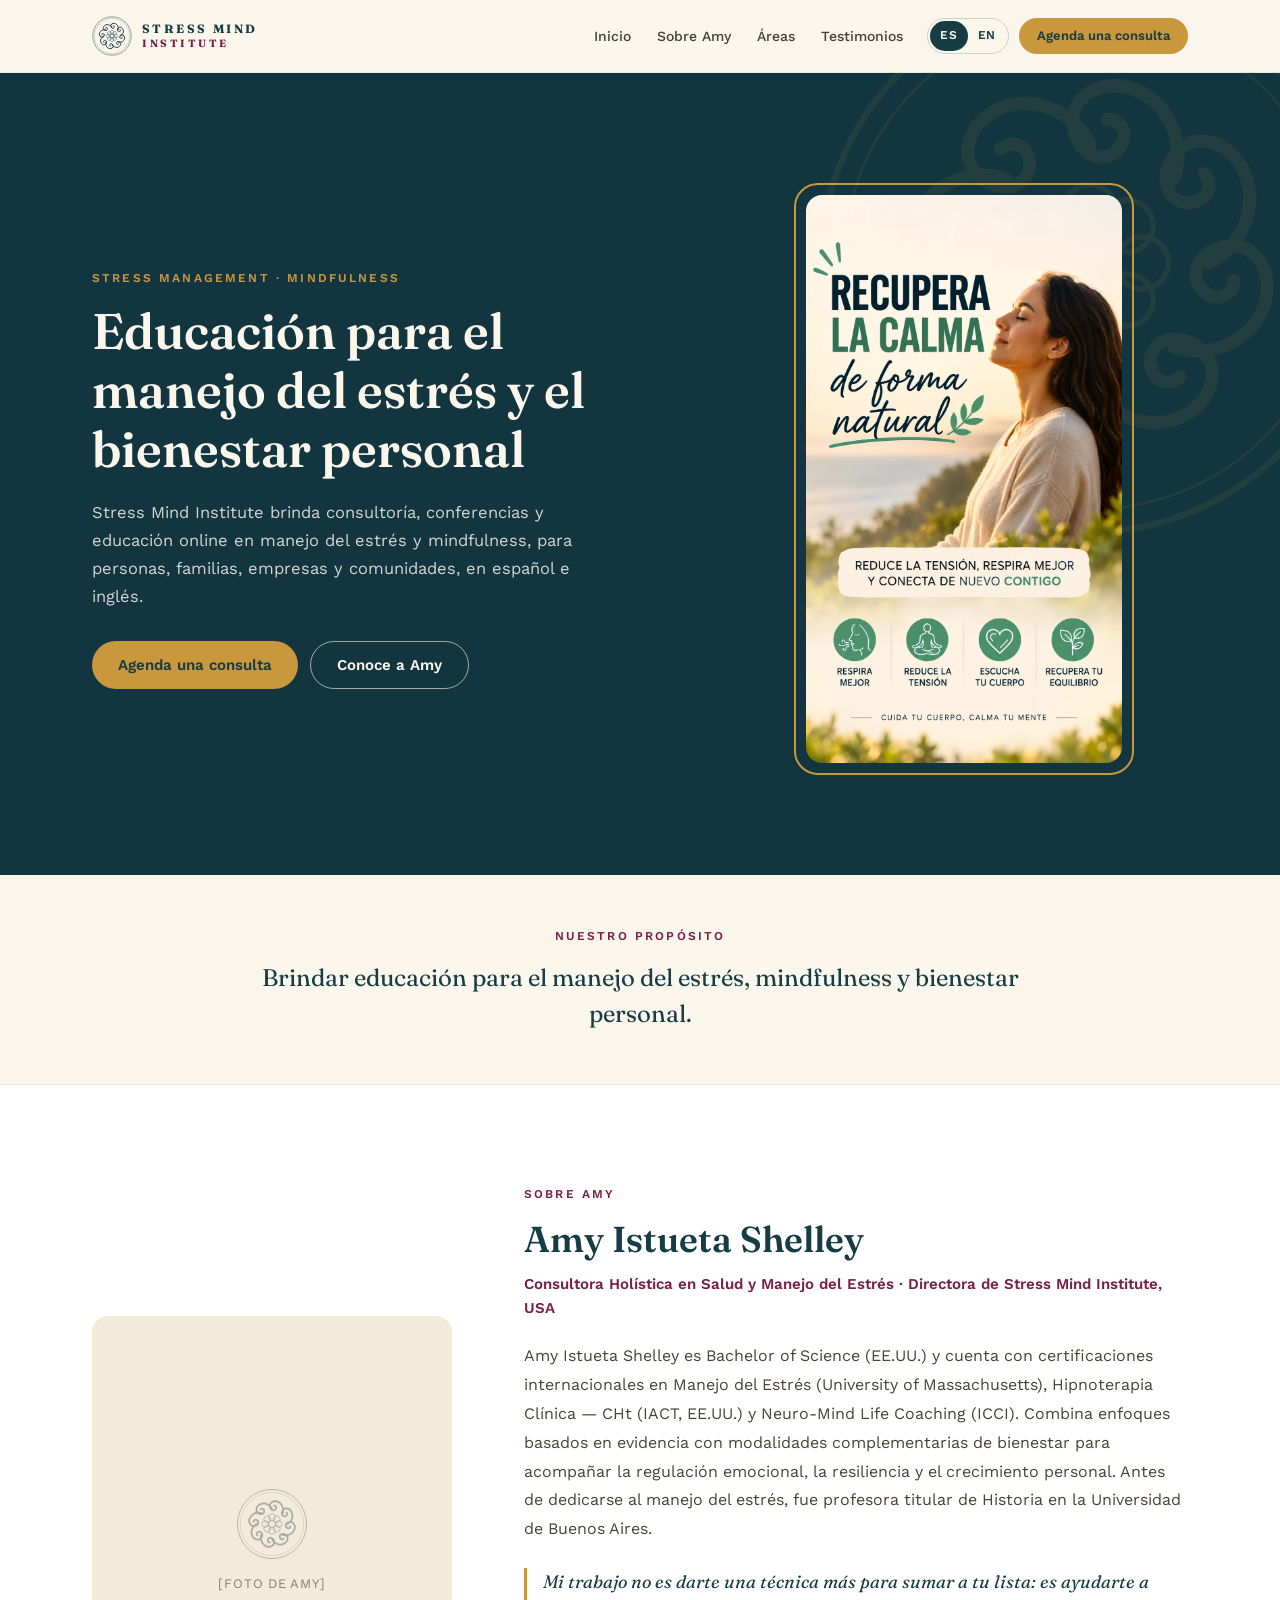
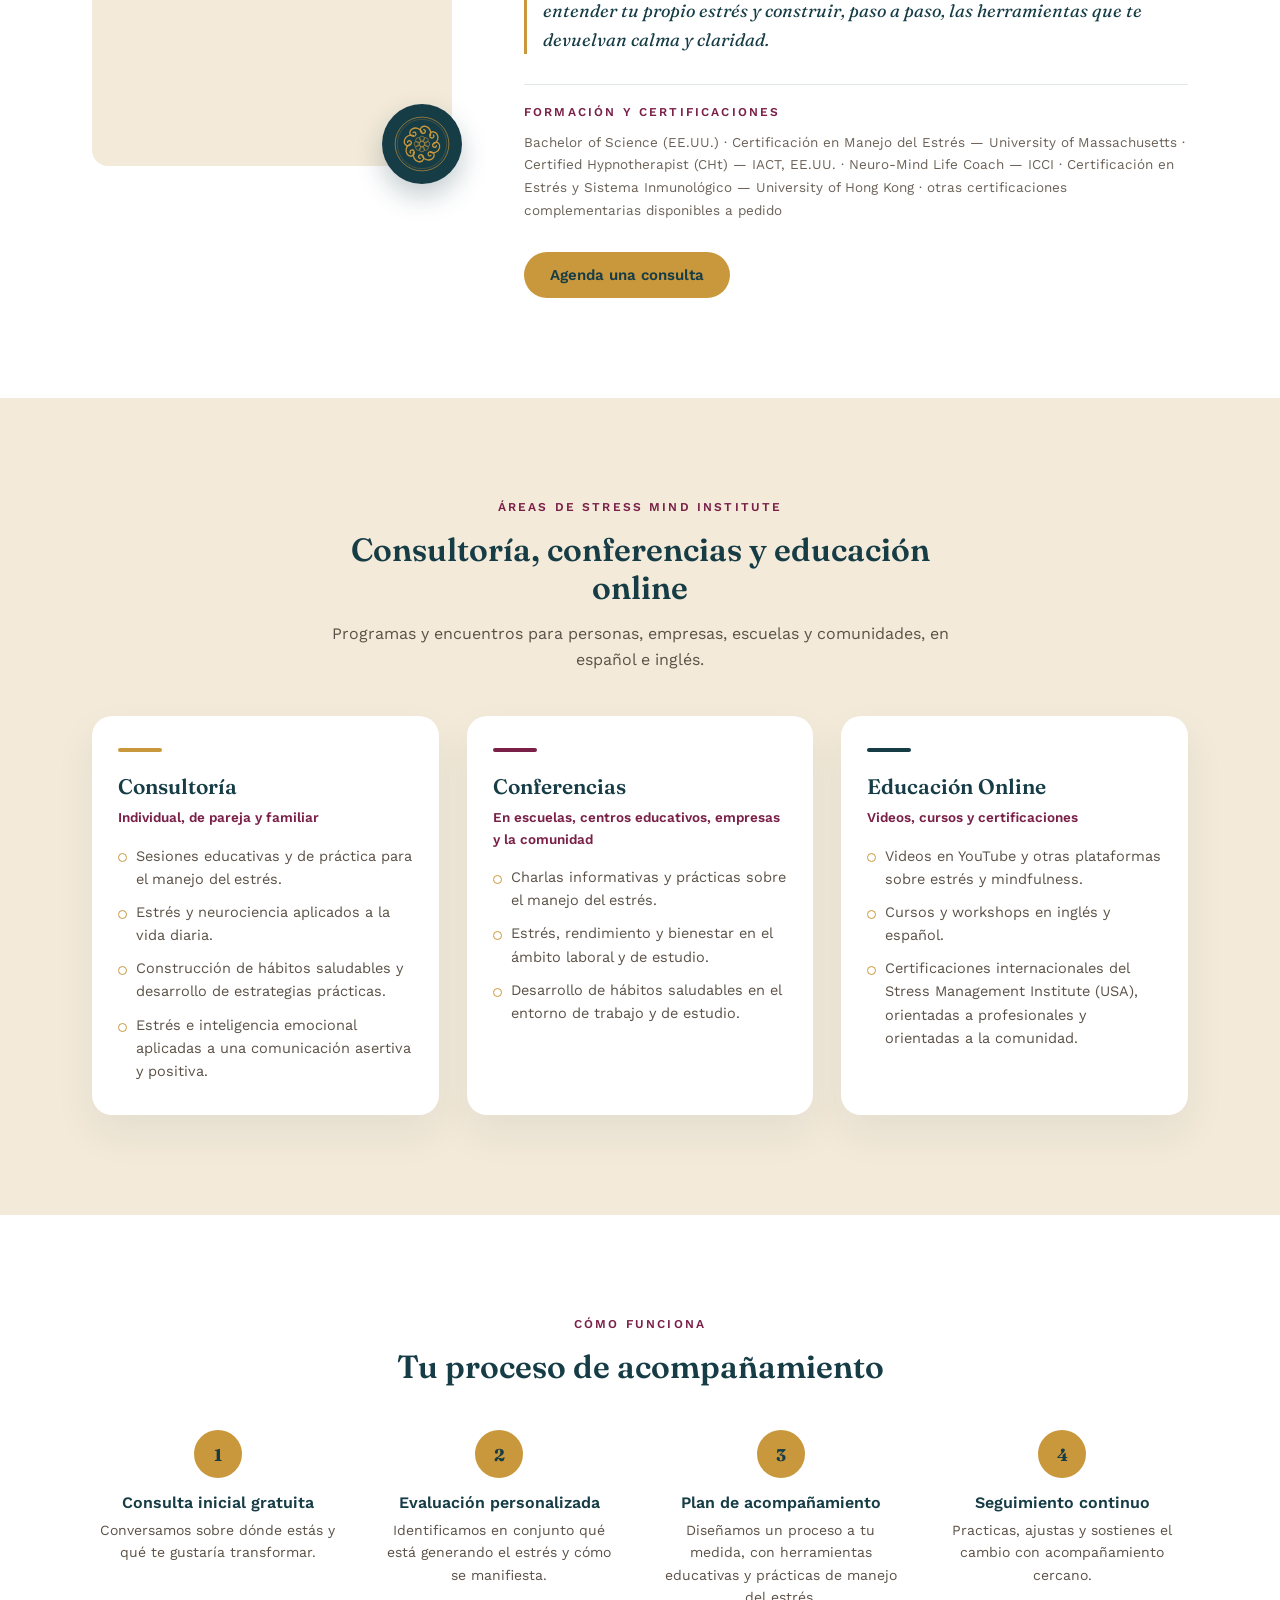
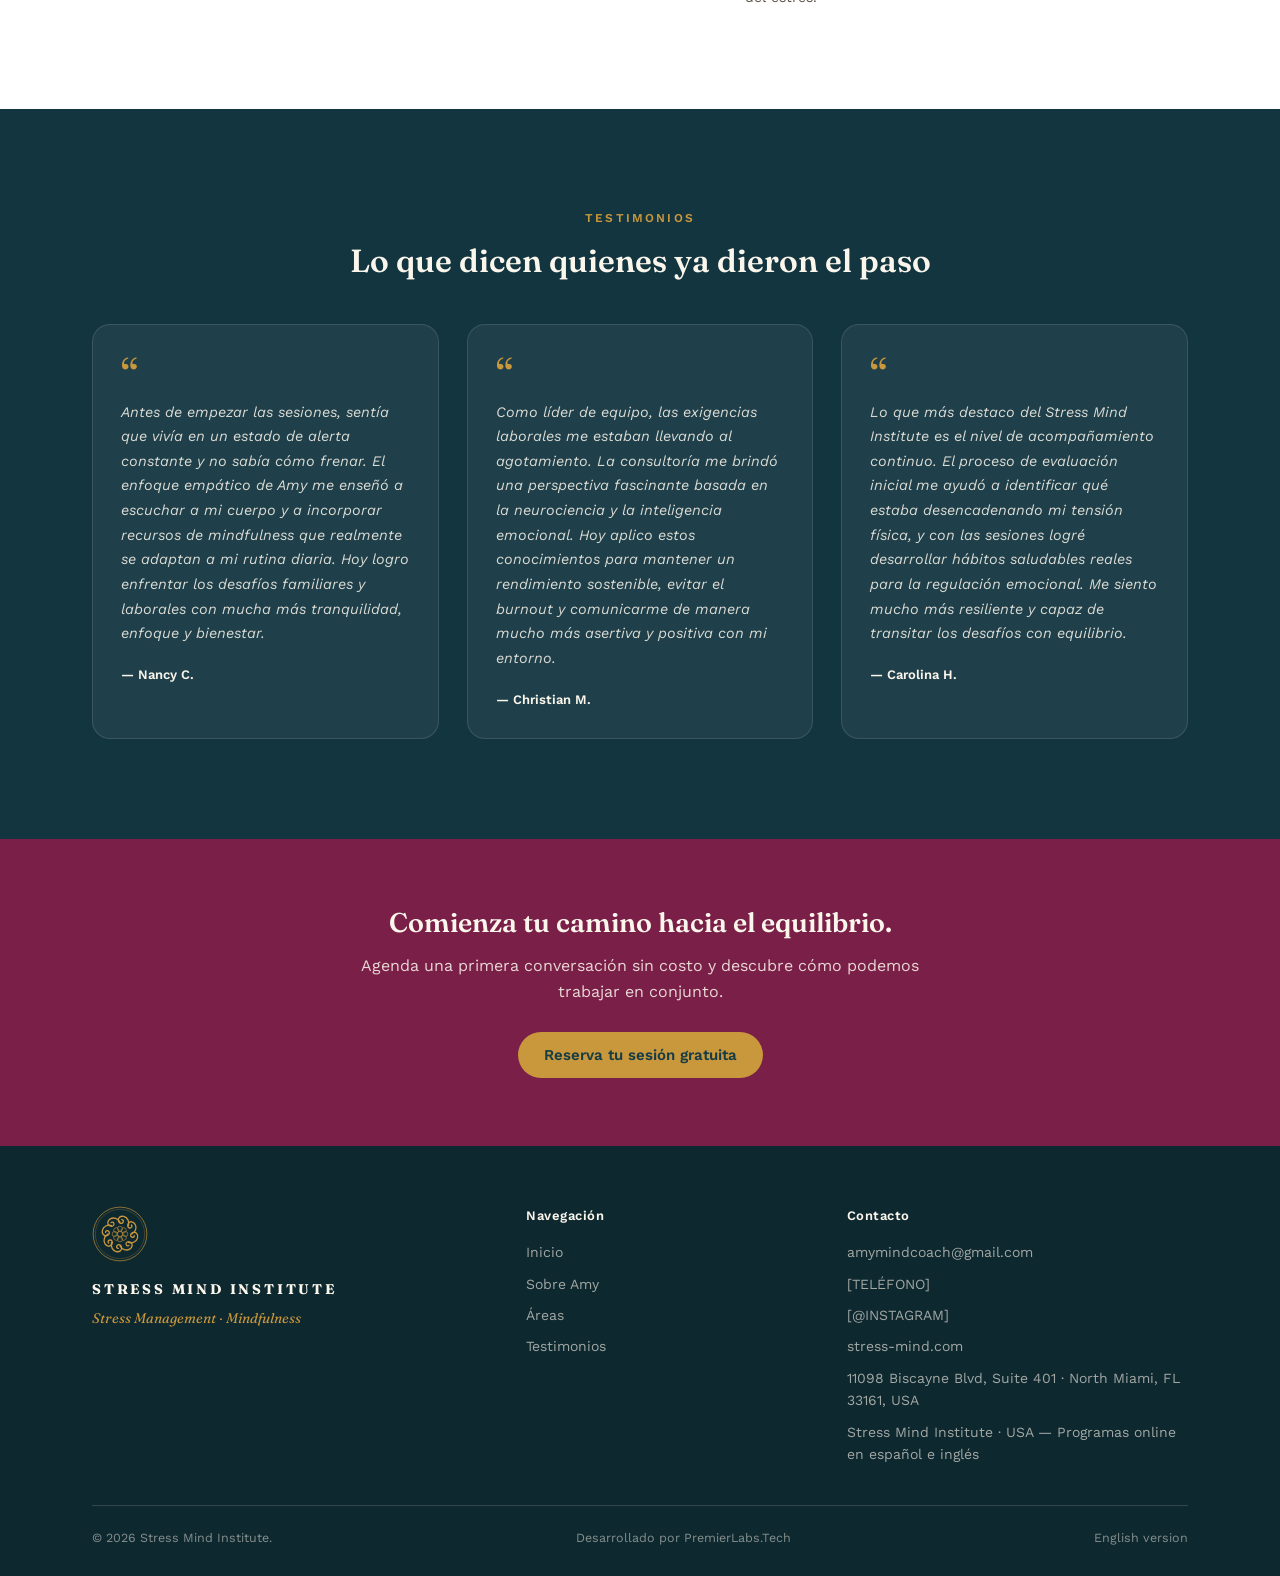
<file: stress-management-institute/es/index.html>
<!doctype html>
<html lang="es">
<head>
<meta charset="utf-8">
<meta name="viewport" content="width=device-width, initial-scale=1">
<title>Stress Mind Institute — Educación en manejo del estrés y mindfulness</title>
<meta name="description" content="Stress Mind Institute brinda consultoría, conferencias y educación online en manejo del estrés y mindfulness, en español e inglés.">
<meta name="theme-color" content="#163C46">
<link rel="alternate" hreflang="es" href="../es/">
<link rel="alternate" hreflang="en" href="../en/">
<link rel="preconnect" href="https://fonts.googleapis.com">
<link rel="preconnect" href="https://fonts.gstatic.com" crossorigin>
<link href="https://fonts.googleapis.com/css2?family=Fraunces:ital,wght@0,500;0,600;0,700;1,500&family=Work+Sans:wght@400;500;600;700&display=swap" rel="stylesheet">
<link rel="stylesheet" href="../assets/site.css">
</head>
<body>
<!-- Logo oficial (viewBox 0 0 300 300). El color se controla con `color` vía currentColor. -->
<svg width="0" height="0" style="position:absolute" aria-hidden="true">
  <defs>
    <path id="ray" d="M150,86 C139,66 116,59 98,69 C83,78 79,97 94,106 C107,114 121,106 117,93 C115,86 107,84 102,89" fill="none" stroke-linecap="round" stroke-linejoin="round"/>
    <circle id="core" cx="150" cy="122" r="14"/>
    <symbol id="smi-logo" viewBox="0 0 300 300">
      <g stroke="currentColor">
        <circle cx="150" cy="150" r="144" fill="none" stroke-width="3.5"/>
        <circle cx="150" cy="150" r="132" fill="none" stroke-width="1.4"/>
        <g fill="none" stroke-width="7">
          <use href="#ray" transform="rotate(0 150 150)"/>
          <use href="#ray" transform="rotate(45 150 150)"/>
          <use href="#ray" transform="rotate(90 150 150)"/>
          <use href="#ray" transform="rotate(135 150 150)"/>
          <use href="#ray" transform="rotate(180 150 150)"/>
          <use href="#ray" transform="rotate(225 150 150)"/>
          <use href="#ray" transform="rotate(270 150 150)"/>
          <use href="#ray" transform="rotate(315 150 150)"/>
        </g>
        <g fill="none" stroke-width="3">
          <circle cx="150" cy="150" r="14"/>
          <use href="#core" transform="rotate(0 150 150)"/>
          <use href="#core" transform="rotate(45 150 150)"/>
          <use href="#core" transform="rotate(90 150 150)"/>
          <use href="#core" transform="rotate(135 150 150)"/>
          <use href="#core" transform="rotate(180 150 150)"/>
          <use href="#core" transform="rotate(225 150 150)"/>
          <use href="#core" transform="rotate(270 150 150)"/>
          <use href="#core" transform="rotate(315 150 150)"/>
        </g>
      </g>
    </symbol>
  </defs>
</svg>

<header class="site-header">
  <div class="wrap header-row">
    <a href="#inicio" class="brand" aria-label="Stress Mind Institute — Inicio">
      <svg class="logo" width="40" height="40" aria-hidden="true"><use href="#smi-logo"/></svg>
      <span class="brand-word">Stress Mind<small>Institute</small></span>
    </a>
    <div class="header-tools">
      <nav class="lang" aria-label="Idioma">
        <a href="../es/" lang="es" aria-current="true">ES</a>
        <a href="../en/" lang="en" hreflang="en">EN</a>
      </nav>
      <a href="#contacto" class="btn btn-primary btn-sm header-cta">Agenda una consulta</a>
    </div>
    <input type="checkbox" id="nav-toggle" class="nav-toggle" aria-label="Abrir menú">
    <label for="nav-toggle" class="nav-burger" aria-hidden="true"><span></span><span></span><span></span></label>
    <nav class="site-nav" aria-label="Principal">
      <a href="#inicio">Inicio</a>
      <a href="#sobre-amy">Sobre Amy</a>
      <a href="#areas">Áreas</a>
      <a href="#testimonios">Testimonios</a>
      <a href="#contacto" class="btn btn-primary">Agenda una consulta</a>
    </nav>
  </div>
</header>

<main>
  <section id="inicio" class="hero">
    <svg class="hero-bg" viewBox="0 0 300 300" aria-hidden="true"><use href="#smi-logo"/></svg>
    <div class="wrap hero-grid">
      <div>
        <div class="eyebrow">Stress Management · Mindfulness</div>
        <h1>Educación para el manejo del estrés y el bienestar personal</h1>
        <p class="hero-lead">Stress Mind Institute brinda consultoría, conferencias y educación online en manejo del estrés y mindfulness, para personas, familias, empresas y comunidades, en español e inglés.</p>
        <div class="hero-ctas">
          <a href="#contacto" class="btn btn-primary">Agenda una consulta</a>
          <a href="#sobre-amy" class="btn btn-outline">Conoce a Amy</a>
        </div>
      </div>
      <div class="photo-frame photo-frame--img">
        <img class="hero-img" src="../assets/img/hero-recupera-la-calma.webp" width="936" height="1681" fetchpriority="high" decoding="async"
             alt="Mujer respirando con los ojos cerrados frente al mar. Recupera la calma de forma natural: respira mejor, reduce la tensión, escucha tu cuerpo y recupera tu equilibrio.">
      </div>
    </div>
  </section>

  <section class="purpose" aria-label="Nuestro propósito">
    <div class="wrap">
      <div class="eyebrow">Nuestro propósito</div>
      <blockquote>Brindar educación para el manejo del estrés, mindfulness y bienestar personal.</blockquote>
    </div>
  </section>

  <section id="sobre-amy" class="section about">
    <div class="wrap about-grid">
      <div class="about-photo">
        <div class="photo-ph" role="img" aria-label="Foto de Amy (pendiente)">
          <svg class="logo" viewBox="0 0 300 300" aria-hidden="true"><use href="#smi-logo"/></svg>
          [FOTO DE AMY]
        </div>
        <div class="about-badge"><svg class="logo" viewBox="0 0 300 300" aria-hidden="true"><use href="#smi-logo"/></svg></div>
      </div>
      <div>
        <div class="eyebrow">Sobre Amy</div>
        <h2>Amy Istueta Shelley</h2>
        <div class="about-role">Consultora Holística en Salud y Manejo del Estrés · Directora de Stress Mind Institute, USA</div>
        <p class="body">Amy Istueta Shelley es Bachelor of Science (EE.UU.) y cuenta con certificaciones internacionales en Manejo del Estrés (University of Massachusetts), Hipnoterapia Clínica — CHt (IACT, EE.UU.) y Neuro-Mind Life Coaching (ICCI). Combina enfoques basados en evidencia con modalidades complementarias de bienestar para acompañar la regulación emocional, la resiliencia y el crecimiento personal. Antes de dedicarse al manejo del estrés, fue profesora titular de Historia en la Universidad de Buenos Aires.</p>
        <p class="quote">Mi trabajo no es darte una técnica más para sumar a tu lista: es ayudarte a entender tu propio estrés y construir, paso a paso, las herramientas que te devuelvan calma y claridad.</p>
        <div class="creds">
          <div class="eyebrow">Formación y certificaciones</div>
          <p>Bachelor of Science (EE.UU.) · Certificación en Manejo del Estrés — University of Massachusetts · Certified Hypnotherapist (CHt) — IACT, EE.UU. · Neuro-Mind Life Coach — ICCI · Certificación en Estrés y Sistema Inmunológico — University of Hong Kong · otras certificaciones complementarias disponibles a pedido</p>
        </div>
        <a href="#contacto" class="btn btn-primary">Agenda una consulta</a>
      </div>
    </div>
  </section>

  <section id="areas" class="section areas">
    <div class="wrap">
      <div class="section-head">
        <div class="eyebrow">Áreas de Stress Mind Institute</div>
        <h2>Consultoría, conferencias y educación online</h2>
        <p>Programas y encuentros para personas, empresas, escuelas y comunidades, en español e inglés.</p>
      </div>
      <div class="grid3">
        <article class="card">
          <div class="card-bar" style="background:var(--mostaza)"></div>
          <h3>Consultoría</h3>
          <div class="card-sub">Individual, de pareja y familiar</div>
          <ul>
            <li>Sesiones educativas y de práctica para el manejo del estrés.</li>
            <li>Estrés y neurociencia aplicados a la vida diaria.</li>
            <li>Construcción de hábitos saludables y desarrollo de estrategias prácticas.</li>
            <li>Estrés e inteligencia emocional aplicadas a una comunicación asertiva y positiva.</li>
          </ul>
        </article>
        <article class="card">
          <div class="card-bar" style="background:var(--bordo)"></div>
          <h3>Conferencias</h3>
          <div class="card-sub">En escuelas, centros educativos, empresas y la comunidad</div>
          <ul>
            <li>Charlas informativas y prácticas sobre el manejo del estrés.</li>
            <li>Estrés, rendimiento y bienestar en el ámbito laboral y de estudio.</li>
            <li>Desarrollo de hábitos saludables en el entorno de trabajo y de estudio.</li>
          </ul>
        </article>
        <article class="card">
          <div class="card-bar" style="background:var(--petroleo)"></div>
          <h3>Educación Online</h3>
          <div class="card-sub">Videos, cursos y certificaciones</div>
          <ul>
            <li>Videos en YouTube y otras plataformas sobre estrés y mindfulness.</li>
            <li>Cursos y workshops en inglés y español.</li>
            <li>Certificaciones internacionales del Stress Management Institute (USA), orientadas a profesionales y orientadas a la comunidad.</li>
          </ul>
        </article>
      </div>
    </div>
  </section>

  <section id="como-funciona" class="section" style="background:#fff">
    <div class="wrap">
      <div class="section-head">
        <div class="eyebrow">Cómo funciona</div>
        <h2>Tu proceso de acompañamiento</h2>
      </div>
      <ol class="steps">
        <li class="step"><div class="step-num">1</div><h3>Consulta inicial gratuita</h3><p>Conversamos sobre dónde estás y qué te gustaría transformar.</p></li>
        <li class="step"><div class="step-num">2</div><h3>Evaluación personalizada</h3><p>Identificamos en conjunto qué está generando el estrés y cómo se manifiesta.</p></li>
        <li class="step"><div class="step-num">3</div><h3>Plan de acompañamiento</h3><p>Diseñamos un proceso a tu medida, con herramientas educativas y prácticas de manejo del estrés.</p></li>
        <li class="step"><div class="step-num">4</div><h3>Seguimiento continuo</h3><p>Practicas, ajustas y sostienes el cambio con acompañamiento cercano.</p></li>
      </ol>
    </div>
  </section>

  <section id="testimonios" class="section testimonials">
    <div class="wrap">
      <div class="section-head">
        <div class="eyebrow">Testimonios</div>
        <h2>Lo que dicen quienes ya dieron el paso</h2>
      </div>
      <div class="grid3">
        <figure class="tcard"><div class="mark" aria-hidden="true">&ldquo;</div><blockquote>Antes de empezar las sesiones, sentía que vivía en un estado de alerta constante y no sabía cómo frenar. El enfoque empático de Amy me enseñó a escuchar a mi cuerpo y a incorporar recursos de mindfulness que realmente se adaptan a mi rutina diaria. Hoy logro enfrentar los desafíos familiares y laborales con mucha más tranquilidad, enfoque y bienestar.</blockquote><figcaption>— Nancy C.</figcaption></figure>
        <figure class="tcard"><div class="mark" aria-hidden="true">&ldquo;</div><blockquote>Como líder de equipo, las exigencias laborales me estaban llevando al agotamiento. La consultoría me brindó una perspectiva fascinante basada en la neurociencia y la inteligencia emocional. Hoy aplico estos conocimientos para mantener un rendimiento sostenible, evitar el burnout y comunicarme de manera mucho más asertiva y positiva con mi entorno.</blockquote><figcaption>— Christian M.</figcaption></figure>
        <figure class="tcard"><div class="mark" aria-hidden="true">&ldquo;</div><blockquote>Lo que más destaco del Stress Mind Institute es el nivel de acompañamiento continuo. El proceso de evaluación inicial me ayudó a identificar qué estaba desencadenando mi tensión física, y con las sesiones logré desarrollar hábitos saludables reales para la regulación emocional. Me siento mucho más resiliente y capaz de transitar los desafíos con equilibrio.</blockquote><figcaption>— Carolina H.</figcaption></figure>
      </div>
    </div>
  </section>

  <section class="cta-final">
    <div class="wrap">
      <h2>Comienza tu camino hacia el equilibrio.</h2>
      <p>Agenda una primera conversación sin costo y descubre cómo podemos trabajar en conjunto.</p>
      <a href="#contacto" class="btn btn-primary">Reserva tu sesión gratuita</a>
    </div>
  </section>
</main>

<footer id="contacto" class="site-footer">
  <div class="wrap">
    <div class="footer-grid">
      <div class="footer-brand">
        <svg class="logo" viewBox="0 0 300 300" aria-hidden="true"><use href="#smi-logo"/></svg>
        <div class="footer-word">Stress Mind Institute</div>
        <div class="footer-tag">Stress Management · Mindfulness</div>
      </div>
      <div>
        <div class="footer-title">Navegación</div>
        <div class="footer-list">
          <a href="#inicio">Inicio</a>
          <a href="#sobre-amy">Sobre Amy</a>
          <a href="#areas">Áreas</a>
          <a href="#testimonios">Testimonios</a>
        </div>
      </div>
      <div>
        <div class="footer-title">Contacto</div>
        <div class="footer-list">
          <a href="mailto:amymindcoach@gmail.com">amymindcoach@gmail.com</a>
          <span>[TELÉFONO]</span>
          <span>[@INSTAGRAM]</span>
          <span>stress-mind.com</span>
          <span>11098 Biscayne Blvd, Suite 401 · North Miami, FL 33161, USA</span>
          <span>Stress Mind Institute · USA — Programas online en español e inglés</span>
        </div>
      </div>
    </div>
    <div class="footer-bottom">
      <div>© 2026 Stress Mind Institute.</div>
      <div>Desarrollado por PremierLabs.Tech</div>
      <a href="../en/" lang="en">English version</a>
    </div>
  </div>
</footer>
<script>document.querySelectorAll(".site-nav a").forEach(a=>a.addEventListener("click",()=>{document.getElementById("nav-toggle").checked=false}))</script>
</body>
</html>
</file>
<file: stress-management-institute/assets/site.css>
/* Stress Mind Institute — estilos compartidos (ES / EN). Mobile-first. */
:root{
  --mostaza:#C9973C;
  --bordo:#7A2048;
  --petroleo:#163C46;
  --petroleo-dark:#123540;
  --petroleo-deep:#0E282F;
  --crema:#FBF6EC;
  --arena:#F3EAD9;
  --ink:#2B2320;
  --muted:#5b5147;
  --serif:'Fraunces',Georgia,serif;
  --sans:'Work Sans',system-ui,sans-serif;
}
*{box-sizing:border-box}
html{scroll-behavior:smooth;scroll-padding-top:76px}
body{margin:0;font-family:var(--sans);color:var(--ink);background:var(--crema);line-height:1.6;overflow-x:hidden;-webkit-font-smoothing:antialiased}
h1,h2,h3{font-family:var(--serif);font-weight:600;margin:0;line-height:1.18}
p{margin:0}
a{color:inherit;text-decoration:none}
img,svg{display:block;max-width:100%}
.wrap{width:100%;max-width:1160px;margin:0 auto;padding:0 20px}
.eyebrow{font-size:12px;letter-spacing:.18em;font-weight:600;color:var(--bordo);margin-bottom:14px;text-transform:uppercase}
.section{padding:72px 0}
.section-head{text-align:center;max-width:640px;margin:0 auto 44px}
.section-head h2{font-size:28px;color:var(--petroleo)}
.section-head p{margin-top:14px;color:var(--muted)}
.placeholder{background:rgba(201,151,60,.18);outline:1px dashed var(--mostaza);border-radius:4px;padding:0 4px}

/* Botones */
.btn{display:inline-flex;align-items:center;justify-content:center;gap:8px;padding:14px 26px;border-radius:999px;font-weight:600;font-size:15px;line-height:1.2;transition:transform .15s ease,box-shadow .15s ease,background .15s ease;cursor:pointer;border:0;text-align:center}
.btn:hover{transform:translateY(-2px)}
.btn:focus-visible,a:focus-visible{outline:2px solid var(--mostaza);outline-offset:3px}
.btn-primary{background:var(--mostaza);color:var(--petroleo)}
.btn-primary:hover{box-shadow:0 10px 24px rgba(201,151,60,.35)}
.btn-outline{background:transparent;color:var(--crema);border:1.5px solid rgba(251,246,236,.6)}
.btn-outline:hover{background:rgba(251,246,236,.12)}
.btn-sm{padding:10px 18px;font-size:13px}

/* Logo */
.logo{color:var(--petroleo);flex-shrink:0}
.brand{display:flex;align-items:center;gap:10px;min-width:0}
.brand-word{font-family:var(--serif);font-weight:700;font-size:12px;letter-spacing:.2em;line-height:1.35;color:var(--petroleo);text-transform:uppercase}
.brand-word small{display:block;font-size:10.5px;color:var(--bordo);letter-spacing:.24em}

/* Header */
.site-header{position:sticky;top:0;z-index:50;background:rgba(251,246,236,.95);backdrop-filter:blur(8px);-webkit-backdrop-filter:blur(8px);border-bottom:1px solid rgba(22,60,70,.08)}
.header-row{display:flex;align-items:center;justify-content:space-between;gap:12px;min-height:64px}
.header-tools{display:flex;align-items:center;gap:10px;margin-left:auto}
.lang{display:inline-flex;border:1px solid rgba(22,60,70,.2);border-radius:999px;padding:2px;font-size:12px;font-weight:600;letter-spacing:.06em}
.lang a{padding:5px 10px;border-radius:999px;color:var(--petroleo)}
.lang a[aria-current="true"]{background:var(--petroleo);color:var(--crema)}
.lang a:not([aria-current="true"]):hover{background:rgba(22,60,70,.08)}
.nav-toggle{position:absolute;opacity:0;pointer-events:none}
.nav-burger{display:inline-flex;flex-direction:column;justify-content:center;gap:5px;width:40px;height:40px;border-radius:10px;cursor:pointer;align-items:center}
.nav-burger span{display:block;width:20px;height:2px;background:var(--petroleo);border-radius:2px;transition:transform .2s ease,opacity .2s ease}
.nav-toggle:focus-visible + .nav-burger{outline:2px solid var(--mostaza)}
.nav-toggle:checked + .nav-burger span:nth-child(1){transform:translateY(7px) rotate(45deg)}
.nav-toggle:checked + .nav-burger span:nth-child(2){opacity:0}
.nav-toggle:checked + .nav-burger span:nth-child(3){transform:translateY(-7px) rotate(-45deg)}
.site-nav{display:none;flex-direction:column;gap:4px;padding:8px 0 18px}
.nav-toggle:checked ~ .site-nav{display:flex}
.site-nav a{padding:10px 2px;font-size:15px;font-weight:500;color:var(--ink)}
.site-nav a:hover{color:var(--bordo)}
.site-nav .btn{margin-top:8px;color:var(--petroleo)}
.header-cta{display:none}

/* Hero */
.hero{position:relative;background:var(--petroleo-dark);overflow:hidden;padding:64px 0 72px;color:var(--crema)}
.hero-bg{position:absolute;top:-80px;right:-120px;width:420px;color:var(--mostaza);opacity:.09;pointer-events:none}
.hero-grid{position:relative;display:grid;gap:44px;align-items:center}
.hero .eyebrow{color:var(--mostaza)}
.hero h1{font-size:34px;color:var(--crema);margin-bottom:20px}
.hero-lead{font-size:16.5px;line-height:1.7;color:rgba(251,246,236,.84);max-width:520px;margin-bottom:30px}
.hero-ctas{display:flex;gap:12px;flex-wrap:wrap}
.photo-frame{border:2px solid var(--mostaza);border-radius:24px;padding:10px;max-width:360px;width:100%;margin:0 auto}
.photo-ph{background:rgba(251,246,236,.06);border-radius:16px;aspect-ratio:4/5;display:flex;flex-direction:column;align-items:center;justify-content:center;gap:14px;color:rgba(251,246,236,.55);font-size:13px;letter-spacing:.06em;text-align:center;padding:20px}
.photo-ph .logo{width:72px;color:var(--mostaza);opacity:.6}
/* Imagen real en el recuadro: el marco toma la proporción de la imagen para no recortar su texto */
.photo-frame--img{max-width:340px}
.hero-img{width:100%;height:auto;aspect-ratio:936/1681;border-radius:16px;background:rgba(251,246,236,.06)}

/* Propósito */
.purpose{padding:52px 0;text-align:center;border-bottom:1px solid rgba(22,60,70,.08)}
.purpose blockquote{margin:0 auto;max-width:760px;font-family:var(--serif);font-size:21px;line-height:1.5;color:var(--petroleo)}

/* Sobre Amy */
.about{background:#fff}
.about-grid{display:grid;gap:52px;align-items:center}
.about-photo{position:relative;max-width:360px;width:100%;margin:0 auto}
.about-photo .photo-ph{background:var(--arena);color:#8a7e6d}
.about-photo .photo-ph .logo{color:var(--petroleo);opacity:.35}
.about-badge{position:absolute;bottom:-18px;right:-10px;width:80px;height:80px;border-radius:999px;background:var(--petroleo);display:flex;align-items:center;justify-content:center;box-shadow:0 12px 26px rgba(22,60,70,.25)}
.about-badge .logo{width:56px;color:var(--mostaza)}
.about h2{font-size:30px;color:var(--petroleo);margin-bottom:12px}
.about-role{font-size:15px;color:var(--bordo);font-weight:600;margin-bottom:22px}
.about p.body{font-size:16px;line-height:1.8;color:#4a4137;margin-bottom:16px}
.about .quote{font-family:var(--serif);font-style:italic;font-size:18px;color:var(--petroleo);border-left:3px solid var(--mostaza);padding-left:16px;margin:24px 0 30px}
.about .creds{border-top:1px solid rgba(22,60,70,.12);padding-top:18px;margin:0 0 30px}
.about .creds .eyebrow{margin-bottom:8px}
.about .creds p{font-size:13.5px;line-height:1.7;color:#6b6157;margin:0}

/* Áreas */
.areas{background:var(--arena)}
.grid3{display:grid;gap:22px}
.card{background:#fff;border-radius:20px;padding:32px 26px;box-shadow:0 18px 40px rgba(22,60,70,.07);display:flex;flex-direction:column}
.card-bar{width:44px;height:4px;border-radius:4px;margin-bottom:22px}
.card h3{font-size:21px;color:var(--petroleo);margin-bottom:8px}
.card-sub{font-size:13.5px;color:var(--bordo);font-weight:600;margin-bottom:16px}
.card ul{margin:0;padding:0;list-style:none;display:grid;gap:10px}
.card li{position:relative;padding-left:18px;font-size:14.5px;line-height:1.6;color:var(--muted)}
.card li::before{content:"";position:absolute;left:0;top:.62em;width:7px;height:7px;border-radius:50%;border:1.5px solid var(--mostaza)}

/* Cómo funciona */
.steps{display:grid;gap:30px;counter-reset:step;list-style:none;margin:0;padding:0}
.step{text-align:center;padding:0 8px}
.step-num{width:48px;height:48px;border-radius:999px;background:var(--mostaza);color:var(--petroleo);display:flex;align-items:center;justify-content:center;font-weight:700;font-size:17px;margin:0 auto 16px;font-family:var(--serif)}
.step h3{font-family:var(--sans);font-size:16px;font-weight:600;color:var(--petroleo);margin-bottom:6px}
.step p{font-size:14px;line-height:1.6;color:var(--muted)}

/* Testimonios */
.testimonials{background:var(--petroleo-dark);color:var(--crema)}
.testimonials .eyebrow{color:var(--mostaza)}
.testimonials .section-head h2{color:var(--crema)}
.tcard{background:rgba(251,246,236,.06);border:1px solid rgba(251,246,236,.12);border-radius:18px;padding:28px;margin:0}
.tcard .mark{font-family:var(--serif);font-size:44px;color:var(--mostaza);line-height:1;margin-bottom:4px}
.tcard blockquote{margin:0 0 18px;font-size:14.5px;line-height:1.7;color:rgba(251,246,236,.85);font-style:italic}
.tcard figcaption{font-size:13px;font-weight:600;color:var(--crema)}

/* CTA final */
.cta-final{background:var(--bordo);padding:68px 0;text-align:center;color:var(--crema)}
.cta-final h2{font-size:27px;margin-bottom:14px}
.cta-final p{color:rgba(251,246,236,.86);max-width:560px;margin:0 auto 28px}

/* Footer */
.site-footer{background:var(--petroleo-deep);color:rgba(251,246,236,.75);padding:60px 0 28px;font-size:14px}
.footer-grid{display:grid;gap:36px;margin-bottom:40px}
.footer-brand .logo{width:56px;color:var(--mostaza);margin-bottom:16px}
.footer-word{font-family:var(--serif);font-weight:700;letter-spacing:.2em;font-size:14px;color:var(--crema);text-transform:uppercase}
.footer-tag{font-family:var(--serif);font-style:italic;color:var(--mostaza);margin-top:6px}
.footer-title{font-size:13px;font-weight:600;color:var(--crema);margin-bottom:14px;letter-spacing:.04em}
.footer-list{display:flex;flex-direction:column;gap:9px;color:rgba(251,246,236,.62)}
.footer-list a:hover{color:var(--mostaza)}
.footer-bottom{border-top:1px solid rgba(251,246,236,.15);padding-top:22px;display:flex;flex-wrap:wrap;justify-content:space-between;gap:10px;font-size:12.5px;color:rgba(251,246,236,.5)}

/* ≥ 640px */
@media (min-width:640px){
  .wrap{padding:0 32px}
  .hero h1{font-size:42px}
  .section-head h2{font-size:32px}
  .footer-grid{grid-template-columns:1fr 1fr}
  .steps{grid-template-columns:1fr 1fr}
}
/* ≥ 960px */
@media (min-width:960px){
  .section{padding:100px 0}
  .nav-burger{display:none}
  .header-row{min-height:72px}
  .site-nav{display:flex !important;flex-direction:row;align-items:center;gap:26px;padding:0;order:2;margin-left:auto}
  .header-tools{order:3;margin-left:12px}
  .site-nav a{padding:0;font-size:14px;opacity:.88}
  .site-nav a:hover{opacity:1}
  .site-nav .btn{display:none}
  .header-cta{display:inline-flex}
  .header-row{flex-wrap:nowrap}
  .hero{padding:110px 0 100px}
  .hero-bg{width:560px;top:-90px;right:-90px}
  .hero-grid{grid-template-columns:1.3fr 1fr;gap:64px}
  .hero h1{font-size:50px}
  .about-grid{grid-template-columns:360px 1fr;gap:72px}
  .about h2{font-size:36px}
  .grid3{grid-template-columns:repeat(3,minmax(0,1fr));gap:28px}
  .steps{grid-template-columns:repeat(4,minmax(0,1fr))}
  .footer-grid{grid-template-columns:1.4fr 1fr 1.2fr}
  .purpose blockquote{font-size:24px}
}
/* Header en mobile: el nav se despliega debajo de la fila */
@media (max-width:959px){
  .header-row{flex-wrap:wrap}
  .site-nav{width:100%;order:3}
}
@media (prefers-reduced-motion:reduce){html{scroll-behavior:auto}.btn{transition:none}}
</file>
